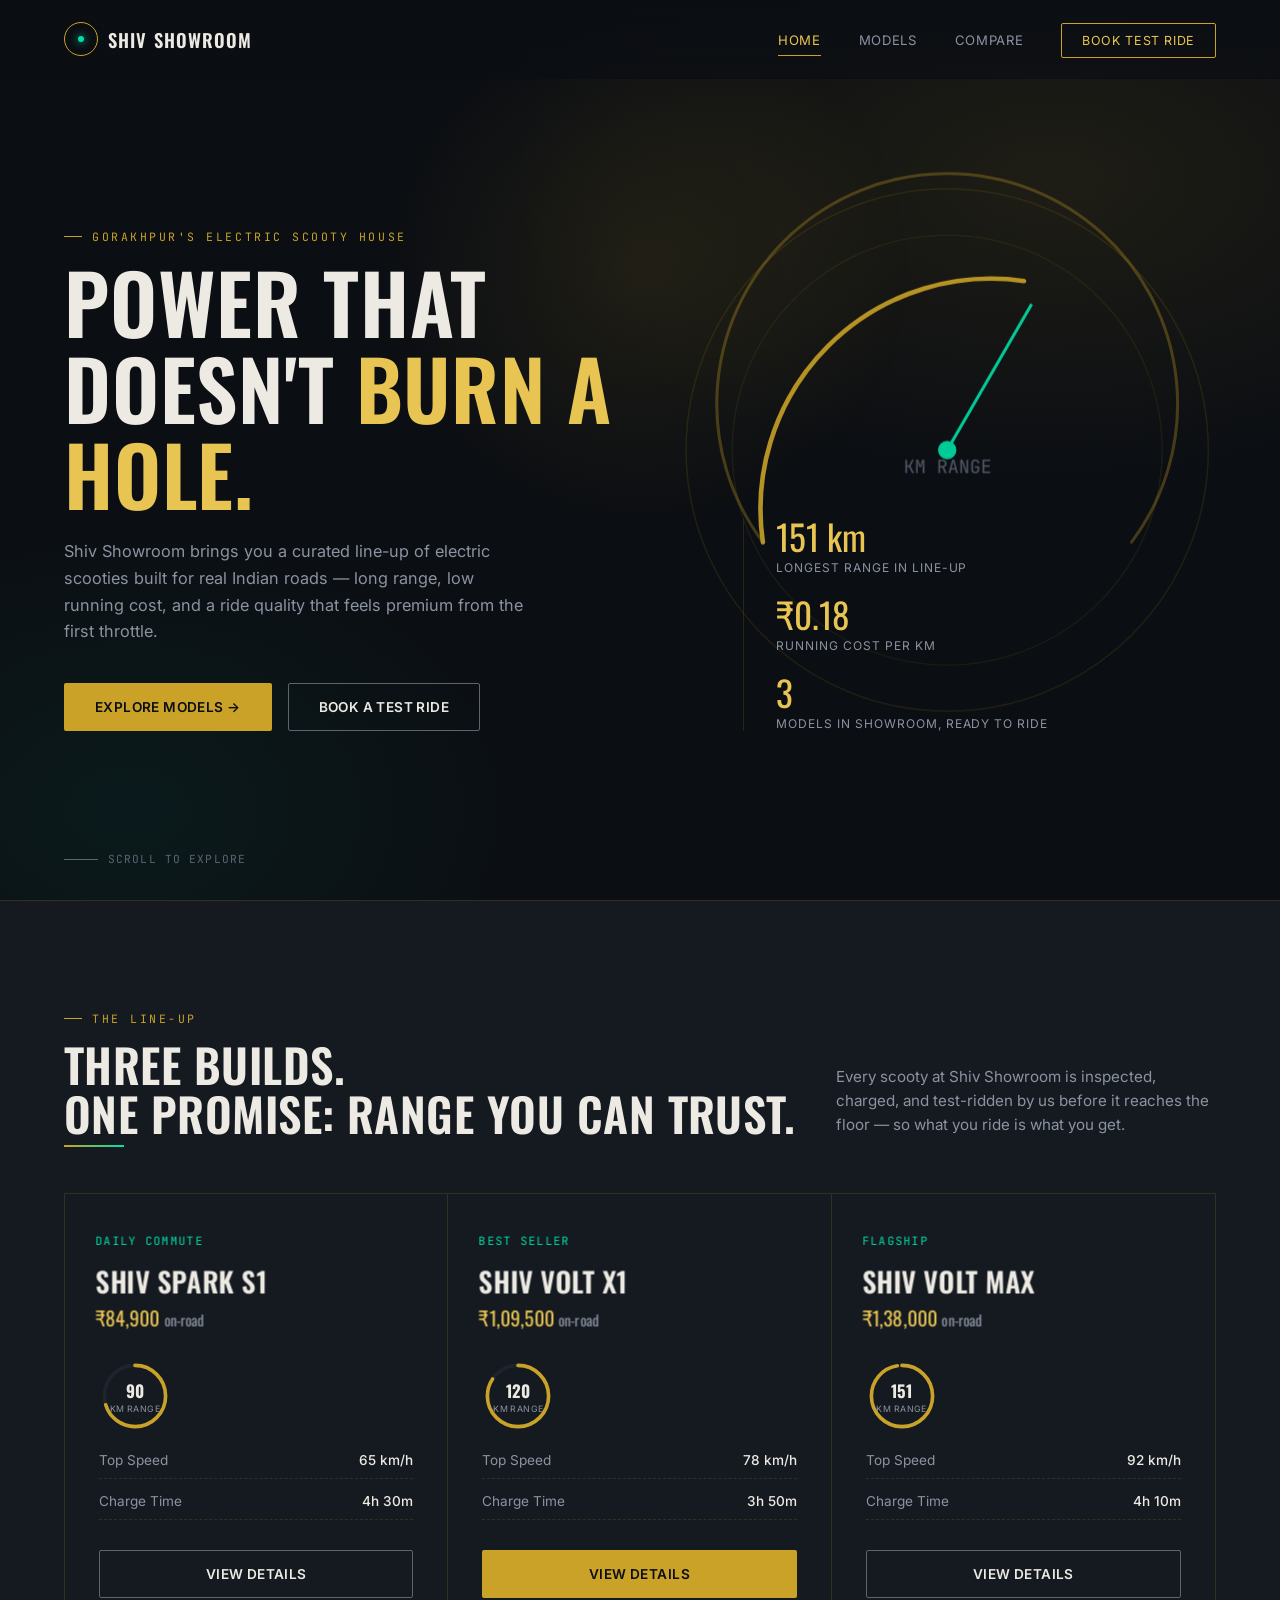
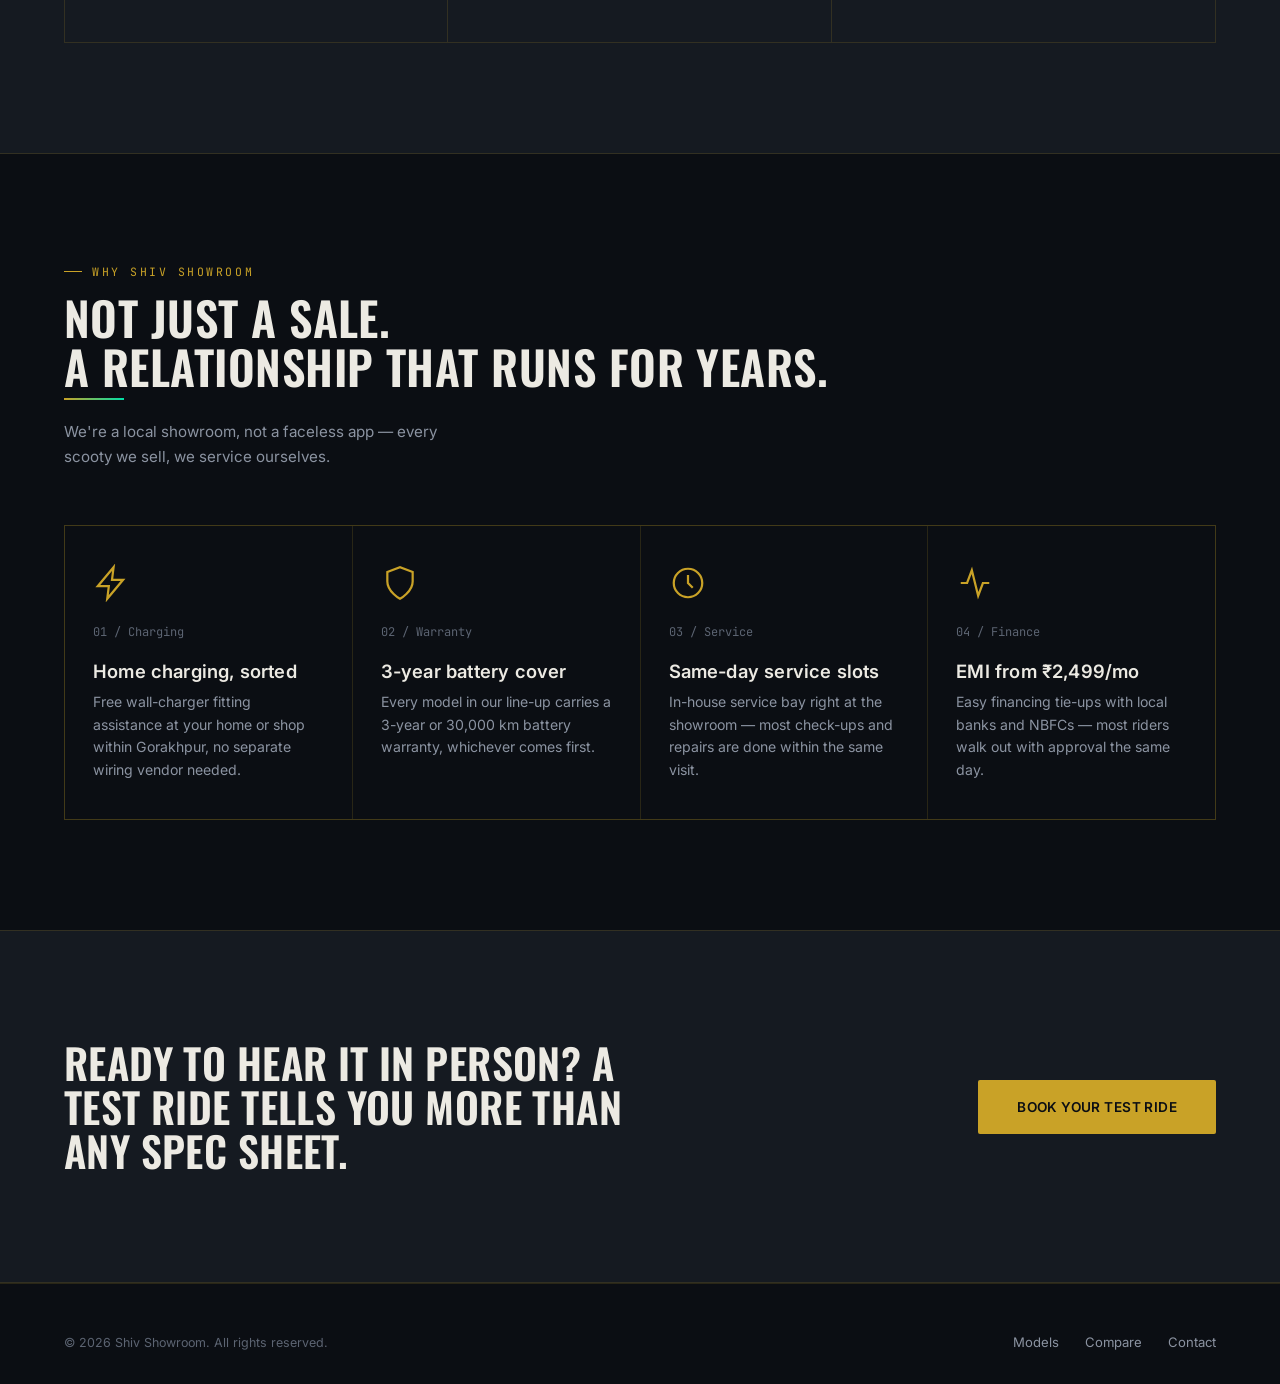
<file: index.html>
<!DOCTYPE html>
<html lang="en">
<head>
<meta charset="UTF-8">
<meta name="viewport" content="width=device-width, initial-scale=1.0">
<title>Shiv Showroom — Electric Scooty Showroom, Gorakhpur</title>
<meta name="description" content="Shiv Showroom, Gorakhpur — premium electric scooties with long range, 3-year battery warranty, and same-day service. Book your test ride today.">
<link rel="preconnect" href="https://fonts.googleapis.com">
<link rel="preconnect" href="https://fonts.gstatic.com" crossorigin>
<link href="https://fonts.googleapis.com/css2?family=Oswald:wght@400;500;600;700&family=Inter:wght@400;500;600;700&family=JetBrains+Mono:wght@400;500&display=swap" rel="stylesheet">
<link rel="stylesheet" href="styles.css">
</head>
<body>

<header>
  <a href="index.html" class="logo"><span class="logo-mark"></span> Shiv Showroom</a>
  <nav><ul>
    <li><a href="index.html">Home</a></li>
    <li><a href="models.html">Models</a></li>
    <li><a href="compare.html">Compare</a></li>
    <li><a href="contact.html" class="nav-cta">Book Test Ride</a></li>
  </ul></nav>
  <button class="burger" aria-label="Menu">☰</button>
</header>

<!-- ================= HERO ================= -->
<section class="hero" style="min-height:100vh;display:flex;flex-direction:column;justify-content:center;padding:140px 5vw 80px;position:relative;background:radial-gradient(ellipse 900px 500px at 82% 20%, rgba(201,162,39,0.10), transparent 60%), radial-gradient(ellipse 700px 500px at 10% 90%, rgba(0,224,168,0.06), transparent 60%);overflow:hidden;">
  <div class="particle-field"></div>
  <div class="spotlight"></div>
  <svg style="position:absolute;right:2vw;top:50%;transform:translateY(-50%);width:min(48vw,620px);opacity:0.9;pointer-events:none;" viewBox="0 0 400 400" fill="none">
    <circle cx="200" cy="200" r="170" stroke="rgba(201,162,39,0.14)" stroke-width="1"/>
    <circle cx="200" cy="200" r="140" stroke="rgba(201,162,39,0.10)" stroke-width="1"/>
    <path d="M 80 260 A 150 150 0 1 1 320 260" stroke="rgba(201,162,39,0.35)" stroke-width="2" fill="none" stroke-linecap="round"/>
    <path class="gauge-arc-fg" d="M 80 260 A 150 150 0 0 1 250 90" stroke="#C9A227" stroke-width="3" fill="none" stroke-linecap="round"/>
    <g class="gauge-needle">
      <circle cx="200" cy="200" r="6" fill="#00E0A8"/>
      <line x1="200" y1="200" x2="255" y2="105" stroke="#00E0A8" stroke-width="2"/>
    </g>
    <text x="200" y="215" text-anchor="middle" fill="#5C6472" font-family="JetBrains Mono" font-size="12">KM RANGE</text>
  </svg>

  <div style="display:grid;grid-template-columns:1.15fr 0.85fr;gap:40px;align-items:end;position:relative;z-index:2;" class="hero-grid">
    <div>
      <div class="eyebrow">Gorakhpur's Electric Scooty House</div>
      <h1 style="font-size:clamp(2.8rem,6.4vw,5.6rem);color:var(--text);">
        <span class="word-reveal"><span style="animation-delay:.05s">Power</span></span> <span class="word-reveal"><span style="animation-delay:.13s">that</span></span><br>
        <span class="word-reveal"><span style="animation-delay:.21s">doesn't</span></span> <span class="word-reveal"><span style="animation-delay:.29s;color:var(--gold-bright)">burn</span></span> <span class="word-reveal"><span style="animation-delay:.37s;color:var(--gold-bright)">a</span></span> <span class="word-reveal"><span style="animation-delay:.45s;color:var(--gold-bright)">hole.</span></span>
      </h1>
      <p style="max-width:460px;color:var(--muted);font-size:1.02rem;line-height:1.65;margin-top:22px;">Shiv Showroom brings you a curated line-up of electric scooties built for real Indian roads — long range, low running cost, and a ride quality that feels premium from the first throttle.</p>
      <div style="display:flex;gap:16px;margin-top:38px;flex-wrap:wrap;">
        <a href="models.html" class="btn btn-primary">Explore Models →</a>
        <a href="contact.html" class="btn btn-ghost">Book a Test Ride</a>
      </div>
    </div>
    <div style="display:flex;flex-direction:column;gap:22px;border-left:1px solid var(--line);padding-left:32px;" class="hero-stats">
      <div>
        <div style="font-family:'Oswald',sans-serif;font-size:2.2rem;color:var(--gold-bright);line-height:1;">151 km</div>
        <div style="font-size:0.75rem;color:var(--muted);text-transform:uppercase;letter-spacing:0.08em;margin-top:6px;">Longest range in line-up</div>
      </div>
      <div>
        <div style="font-family:'Oswald',sans-serif;font-size:2.2rem;color:var(--gold-bright);line-height:1;">₹0.18</div>
        <div style="font-size:0.75rem;color:var(--muted);text-transform:uppercase;letter-spacing:0.08em;margin-top:6px;">Running cost per km</div>
      </div>
      <div>
        <div style="font-family:'Oswald',sans-serif;font-size:2.2rem;color:var(--gold-bright);line-height:1;">3</div>
        <div style="font-size:0.75rem;color:var(--muted);text-transform:uppercase;letter-spacing:0.08em;margin-top:6px;">Models in showroom, ready to ride</div>
      </div>
    </div>
  </div>

  <div style="position:absolute;bottom:34px;left:5vw;display:flex;align-items:center;gap:10px;font-family:'JetBrains Mono',monospace;font-size:0.7rem;color:var(--muted-2);letter-spacing:0.1em;text-transform:uppercase;">
    <div style="width:34px;height:1px;background:var(--muted-2);"></div> Scroll to explore
  </div>
</section>

<!-- ================= FEATURED MODELS ================= -->
<section class="models" id="models">
  <div class="section-head">
    <div>
      <div class="eyebrow">The Line-Up</div>
      <h2>Three builds.<br>One promise: range you can trust.</h2>
    </div>
    <p>Every scooty at Shiv Showroom is inspected, charged, and test-ridden by us before it reaches the floor — so what you ride is what you get.</p>
  </div>

  <div class="model-grid">
    <div class="model-card">
      <span class="model-tag">Daily Commute</span>
      <h3>Shiv Spark S1</h3>
      <div class="price">₹84,900 <span style="color:var(--muted);font-size:0.9rem;">on-road</span></div>
      <div class="range-ring">
        <svg viewBox="0 0 80 80">
          <circle class="bg" cx="40" cy="40" r="34"></circle>
          <circle class="fg" cx="40" cy="40" r="34" stroke-dasharray="214" stroke-dashoffset="64"></circle>
        </svg>
        <div class="val"><b>90</b><small>KM RANGE</small></div>
      </div>
      <div class="model-specs">
        <div class="spec-row"><span>Top Speed</span><span>65 km/h</span></div>
        <div class="spec-row"><span>Charge Time</span><span>4h 30m</span></div>
      </div>
      <a href="models.html" class="btn btn-ghost">View Details</a>
    </div>

    <div class="model-card">
      <span class="model-tag">Best Seller</span>
      <h3>Shiv Volt X1</h3>
      <div class="price">₹1,09,500 <span style="color:var(--muted);font-size:0.9rem;">on-road</span></div>
      <div class="range-ring">
        <svg viewBox="0 0 80 80">
          <circle class="bg" cx="40" cy="40" r="34"></circle>
          <circle class="fg" cx="40" cy="40" r="34" stroke-dasharray="214" stroke-dashoffset="34"></circle>
        </svg>
        <div class="val"><b>120</b><small>KM RANGE</small></div>
      </div>
      <div class="model-specs">
        <div class="spec-row"><span>Top Speed</span><span>78 km/h</span></div>
        <div class="spec-row"><span>Charge Time</span><span>3h 50m</span></div>
      </div>
      <a href="models.html" class="btn btn-primary">View Details</a>
    </div>

    <div class="model-card">
      <span class="model-tag">Flagship</span>
      <h3>Shiv Volt Max</h3>
      <div class="price">₹1,38,000 <span style="color:var(--muted);font-size:0.9rem;">on-road</span></div>
      <div class="range-ring">
        <svg viewBox="0 0 80 80">
          <circle class="bg" cx="40" cy="40" r="34"></circle>
          <circle class="fg" cx="40" cy="40" r="34" stroke-dasharray="214" stroke-dashoffset="6"></circle>
        </svg>
        <div class="val"><b>151</b><small>KM RANGE</small></div>
      </div>
      <div class="model-specs">
        <div class="spec-row"><span>Top Speed</span><span>92 km/h</span></div>
        <div class="spec-row"><span>Charge Time</span><span>4h 10m</span></div>
      </div>
      <a href="models.html" class="btn btn-ghost">View Details</a>
    </div>
  </div>
</section>

<!-- ================= FEATURES ================= -->
<section id="features">
  <div class="section-head">
    <div>
      <div class="eyebrow">Why Shiv Showroom</div>
      <h2>Not just a sale.<br>A relationship that runs for years.</h2>
    </div>
    <p>We're a local showroom, not a faceless app — every scooty we sell, we service ourselves.</p>
  </div>

  <div class="features-grid">
    <div class="feature-cell">
      <svg class="feature-icon" viewBox="0 0 24 24" fill="none" stroke="currentColor" stroke-width="1.4"><path d="M13 2 3 14h7l-1 8 10-12h-7l1-8z"/></svg>
      <div class="fnum">01 / Charging</div>
      <h3>Home charging, sorted</h3>
      <p>Free wall-charger fitting assistance at your home or shop within Gorakhpur, no separate wiring vendor needed.</p>
    </div>
    <div class="feature-cell">
      <svg class="feature-icon" viewBox="0 0 24 24" fill="none" stroke="currentColor" stroke-width="1.4"><path d="M12 22s8-4.5 8-11V5l-8-3-8 3v6c0 6.5 8 11 8 11z"/></svg>
      <div class="fnum">02 / Warranty</div>
      <h3>3-year battery cover</h3>
      <p>Every model in our line-up carries a 3-year or 30,000 km battery warranty, whichever comes first.</p>
    </div>
    <div class="feature-cell">
      <svg class="feature-icon" viewBox="0 0 24 24" fill="none" stroke="currentColor" stroke-width="1.4"><circle cx="12" cy="12" r="9"/><path d="M12 7v5l3 3"/></svg>
      <div class="fnum">03 / Service</div>
      <h3>Same-day service slots</h3>
      <p>In-house service bay right at the showroom — most check-ups and repairs are done within the same visit.</p>
    </div>
    <div class="feature-cell">
      <svg class="feature-icon" viewBox="0 0 24 24" fill="none" stroke="currentColor" stroke-width="1.4"><path d="M3 12h4l3-8 4 16 3-8h4"/></svg>
      <div class="fnum">04 / Finance</div>
      <h3>EMI from ₹2,499/mo</h3>
      <p>Easy financing tie-ups with local banks and NBFCs — most riders walk out with approval the same day.</p>
    </div>
  </div>
</section>

<!-- ================= CTA BAND ================= -->
<section class="cta-band">
  <h2>Ready to hear it in person? A test ride tells you more than any spec sheet.</h2>
  <a href="contact.html" class="btn btn-primary">Book Your Test Ride</a>
</section>

<footer>
  <div class="fnote">© 2026 Shiv Showroom. All rights reserved.</div>
  <div class="flinks">
    <a href="models.html">Models</a>
    <a href="compare.html">Compare</a>
    <a href="contact.html">Contact</a>
  </div>
</footer>

<script src="script.js"></script>
</body>
</html>
</file>
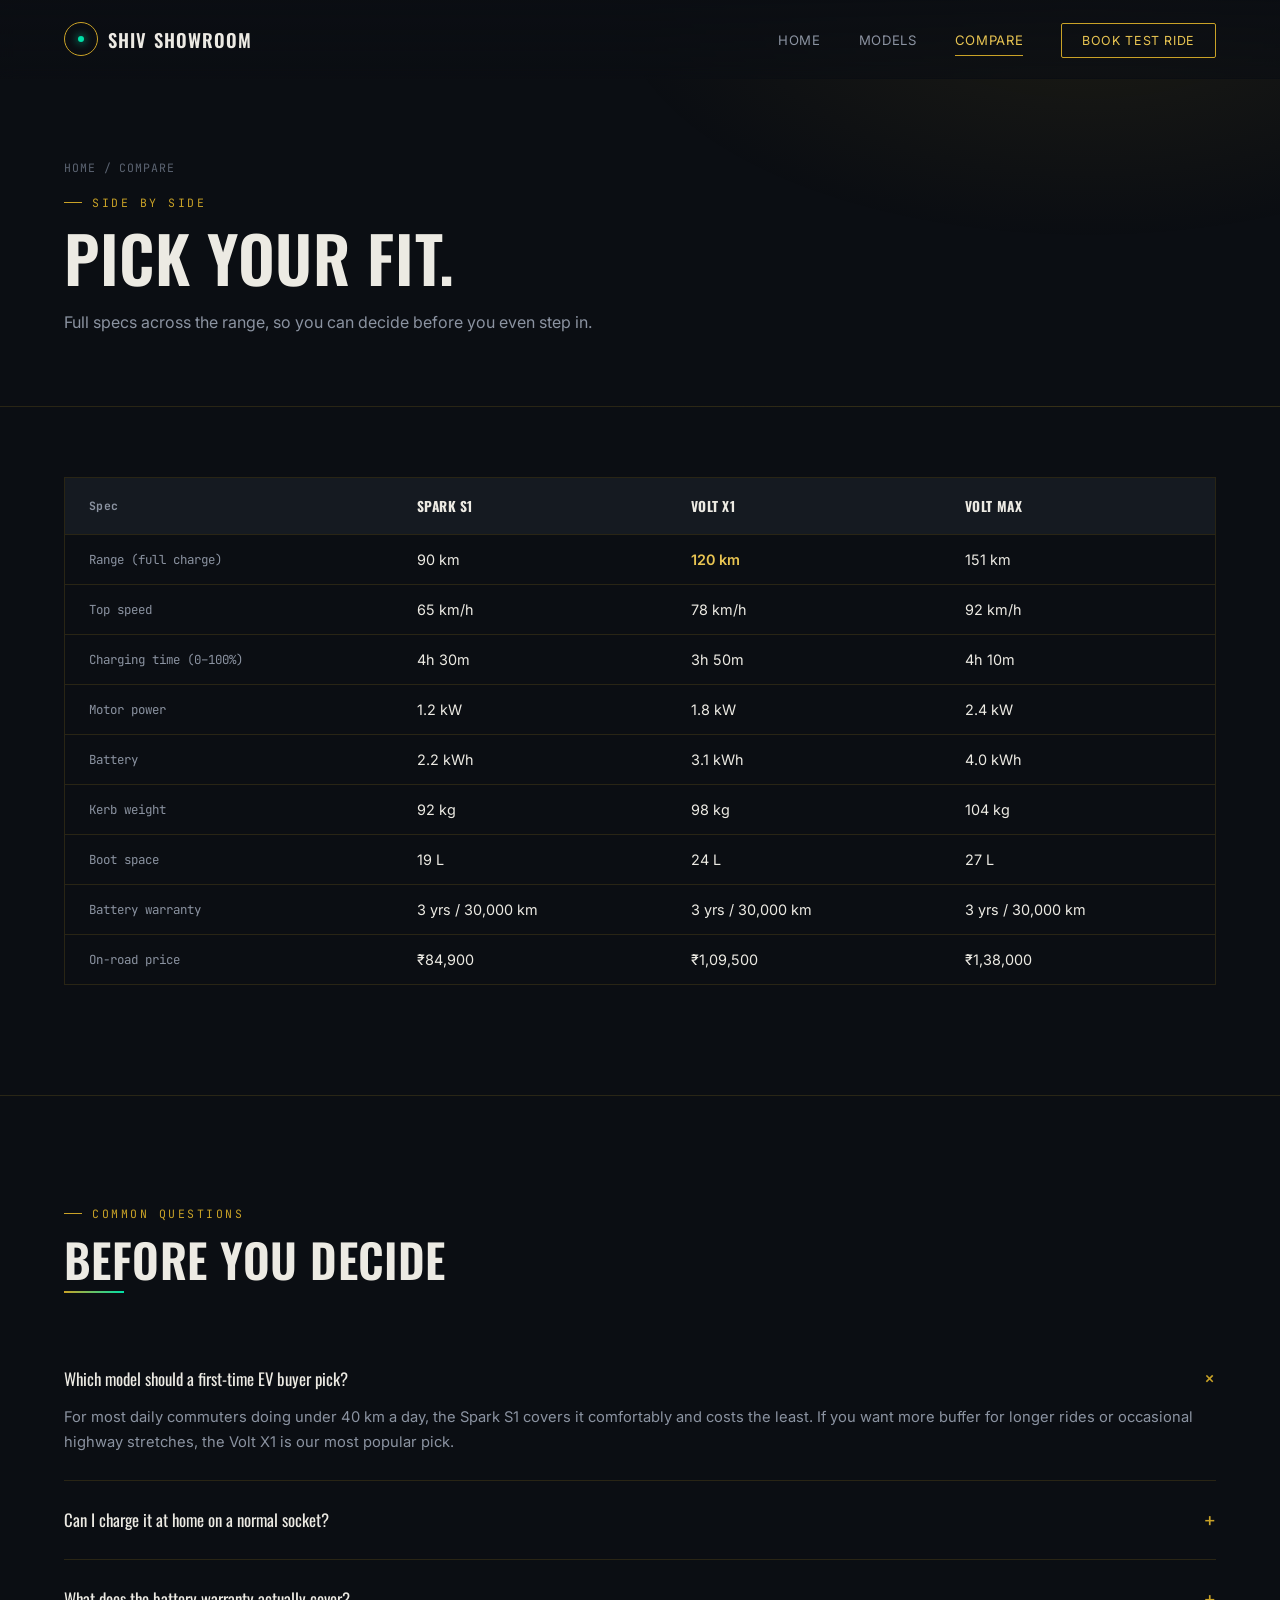
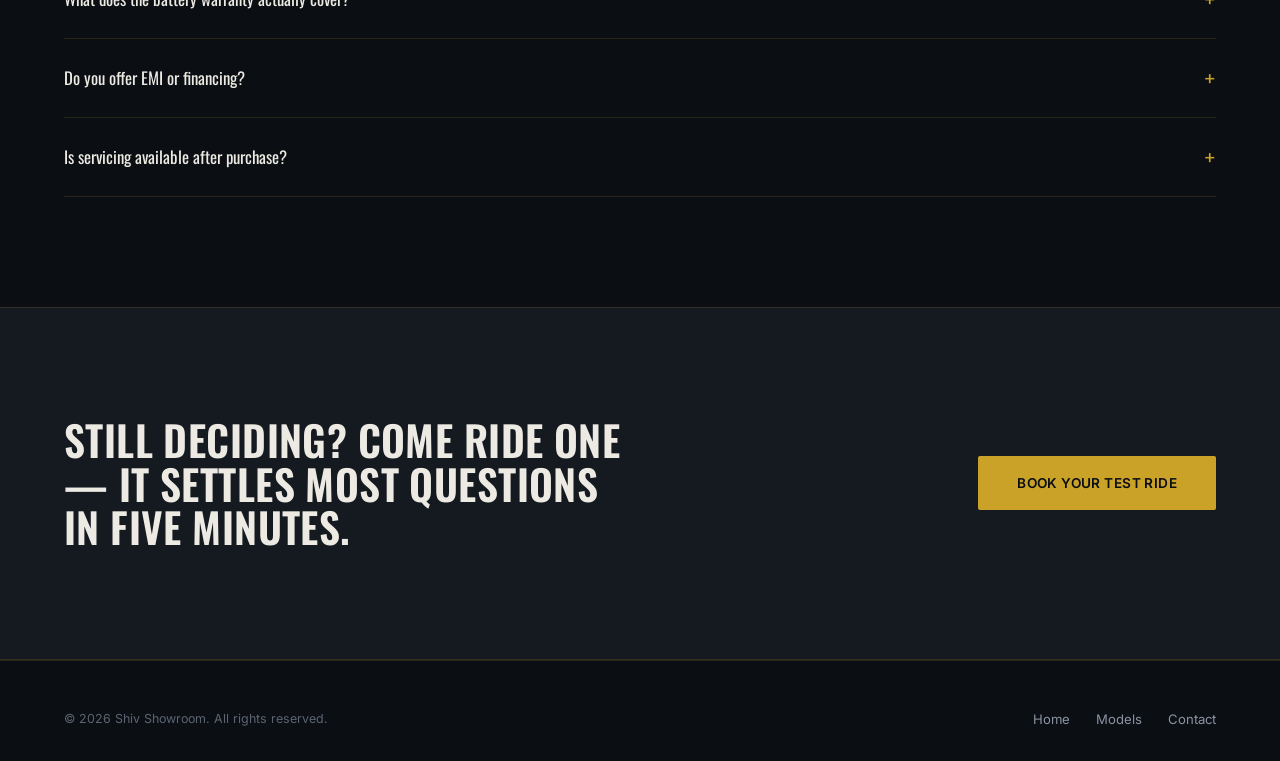
<file: compare.html>
<!DOCTYPE html>
<html lang="en">
<head>
<meta charset="UTF-8">
<meta name="viewport" content="width=device-width, initial-scale=1.0">
<title>Compare Models — Shiv Showroom</title>
<meta name="description" content="Side-by-side spec comparison of Shiv Showroom's electric scooty line-up: Spark S1, Volt X1, and Volt Max.">
<link rel="preconnect" href="https://fonts.googleapis.com">
<link rel="preconnect" href="https://fonts.gstatic.com" crossorigin>
<link href="https://fonts.googleapis.com/css2?family=Oswald:wght@400;500;600;700&family=Inter:wght@400;500;600;700&family=JetBrains+Mono:wght@400;500&display=swap" rel="stylesheet">
<link rel="stylesheet" href="styles.css">
</head>
<body>

<header>
  <a href="index.html" class="logo"><span class="logo-mark"></span> Shiv Showroom</a>
  <nav><ul>
    <li><a href="index.html">Home</a></li>
    <li><a href="models.html">Models</a></li>
    <li><a href="compare.html">Compare</a></li>
    <li><a href="contact.html" class="nav-cta">Book Test Ride</a></li>
  </ul></nav>
  <button class="burger" aria-label="Menu">☰</button>
</header>

<section class="page-hero">
  <div class="breadcrumb"><a href="index.html">Home</a> / Compare</div>
  <div class="eyebrow">Side by Side</div>
  <h1>Pick your fit.</h1>
  <p>Full specs across the range, so you can decide before you even step in.</p>
</section>

<section id="compare" style="padding-top:70px;">
  <div class="compare-wrap">
    <table>
      <thead>
        <tr>
          <th>Spec</th>
          <th>Spark S1</th>
          <th>Volt X1</th>
          <th>Volt Max</th>
        </tr>
      </thead>
      <tbody>
        <tr><td>Range (full charge)</td><td>90 km</td><td class="highlight-col">120 km</td><td>151 km</td></tr>
        <tr><td>Top speed</td><td>65 km/h</td><td>78 km/h</td><td>92 km/h</td></tr>
        <tr><td>Charging time (0–100%)</td><td>4h 30m</td><td>3h 50m</td><td>4h 10m</td></tr>
        <tr><td>Motor power</td><td>1.2 kW</td><td>1.8 kW</td><td>2.4 kW</td></tr>
        <tr><td>Battery</td><td>2.2 kWh</td><td>3.1 kWh</td><td>4.0 kWh</td></tr>
        <tr><td>Kerb weight</td><td>92 kg</td><td>98 kg</td><td>104 kg</td></tr>
        <tr><td>Boot space</td><td>19 L</td><td>24 L</td><td>27 L</td></tr>
        <tr><td>Battery warranty</td><td>3 yrs / 30,000 km</td><td>3 yrs / 30,000 km</td><td>3 yrs / 30,000 km</td></tr>
        <tr><td>On-road price</td><td>₹84,900</td><td>₹1,09,500</td><td>₹1,38,000</td></tr>
      </tbody>
    </table>
  </div>
</section>

<section id="faq" style="border-top:1px solid var(--line);">
  <div class="section-head">
    <div>
      <div class="eyebrow">Common Questions</div>
      <h2>Before you decide</h2>
    </div>
  </div>

  <div class="faq-list">
    <div class="faq-item open">
      <div class="faq-q">Which model should a first-time EV buyer pick?<span class="plus">+</span></div>
      <div class="faq-a">For most daily commuters doing under 40 km a day, the Spark S1 covers it comfortably and costs the least. If you want more buffer for longer rides or occasional highway stretches, the Volt X1 is our most popular pick.</div>
    </div>
    <div class="faq-item">
      <div class="faq-q">Can I charge it at home on a normal socket?<span class="plus">+</span></div>
      <div class="faq-a">Yes — every model comes with a standard charger that works on a regular 15A home socket. We also help with wall-charger installation at no extra cost within Gorakhpur.</div>
    </div>
    <div class="faq-item">
      <div class="faq-q">What does the battery warranty actually cover?<span class="plus">+</span></div>
      <div class="faq-a">3 years or 30,000 km, whichever comes first — covers battery capacity drop beyond the manufacturer's stated threshold. Full terms are shared at the time of purchase.</div>
    </div>
    <div class="faq-item">
      <div class="faq-q">Do you offer EMI or financing?<span class="plus">+</span></div>
      <div class="faq-a">Yes, we work with local banks and NBFCs for on-the-spot financing. EMIs typically start around ₹2,499/month depending on the model and down payment.</div>
    </div>
    <div class="faq-item">
      <div class="faq-q">Is servicing available after purchase?<span class="plus">+</span></div>
      <div class="faq-a">Our in-house service bay at the showroom handles routine check-ups and repairs, usually within the same visit.</div>
    </div>
  </div>
</section>

<section class="cta-band">
  <h2>Still deciding? Come ride one — it settles most questions in five minutes.</h2>
  <a href="contact.html" class="btn btn-primary">Book Your Test Ride</a>
</section>

<footer>
  <div class="fnote">© 2026 Shiv Showroom. All rights reserved.</div>
  <div class="flinks">
    <a href="index.html">Home</a>
    <a href="models.html">Models</a>
    <a href="contact.html">Contact</a>
  </div>
</footer>

<script src="script.js"></script>
</body>
</html>
</file>
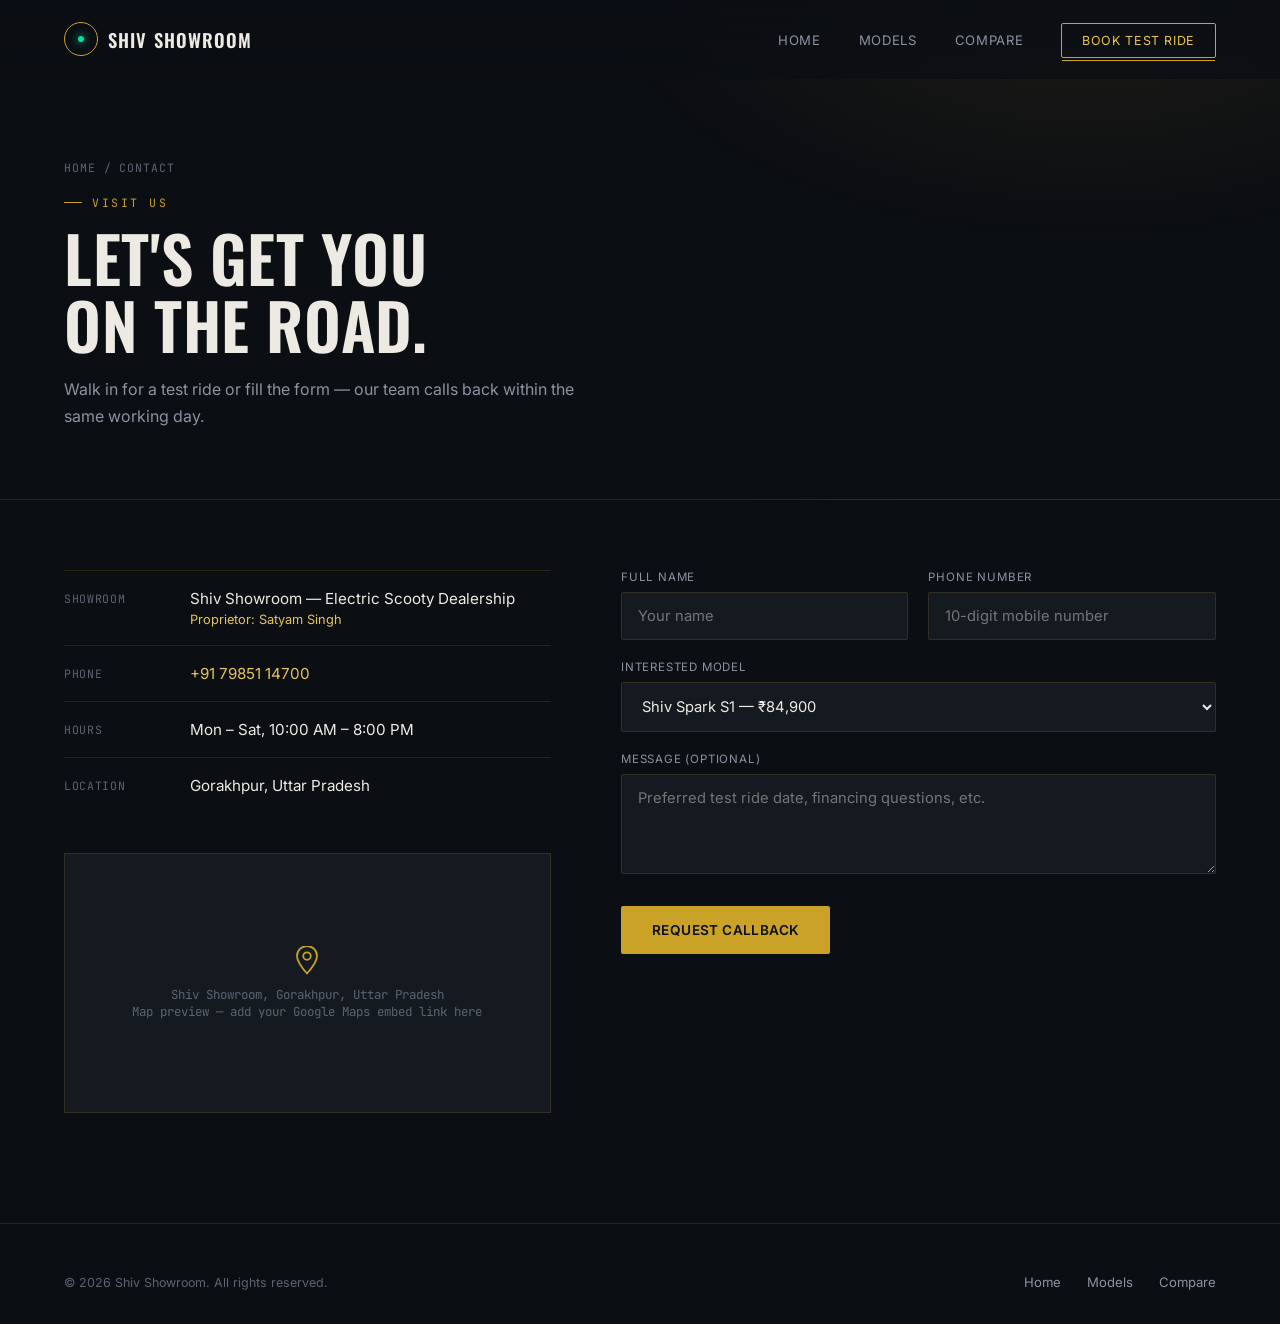
<file: contact.html>
<!DOCTYPE html>
<html lang="en">
<head>
<meta charset="UTF-8">
<meta name="viewport" content="width=device-width, initial-scale=1.0">
<title>Contact & Book Test Ride — Shiv Showroom</title>
<meta name="description" content="Visit Shiv Showroom in Gorakhpur or book a test ride online. Call +91 79851 14700.">
<link rel="preconnect" href="https://fonts.googleapis.com">
<link rel="preconnect" href="https://fonts.gstatic.com" crossorigin>
<link href="https://fonts.googleapis.com/css2?family=Oswald:wght@400;500;600;700&family=Inter:wght@400;500;600;700&family=JetBrains+Mono:wght@400;500&display=swap" rel="stylesheet">
<link rel="stylesheet" href="styles.css">
</head>
<body>

<header>
  <a href="index.html" class="logo"><span class="logo-mark"></span> Shiv Showroom</a>
  <nav><ul>
    <li><a href="index.html">Home</a></li>
    <li><a href="models.html">Models</a></li>
    <li><a href="compare.html">Compare</a></li>
    <li><a href="contact.html" class="nav-cta">Book Test Ride</a></li>
  </ul></nav>
  <button class="burger" aria-label="Menu">☰</button>
</header>

<section class="page-hero">
  <div class="breadcrumb"><a href="index.html">Home</a> / Contact</div>
  <div class="eyebrow">Visit Us</div>
  <h1>Let's get you<br>on the road.</h1>
  <p>Walk in for a test ride or fill the form — our team calls back within the same working day.</p>
</section>

<section style="padding-top:70px;">
  <div class="contact-grid">
    <div class="contact-info">
      <div class="info-row">
        <div class="k">Showroom</div>
        <div class="v">Shiv Showroom — Electric Scooty Dealership<span class="owner">Proprietor: Satyam Singh</span></div>
      </div>
      <div class="info-row">
        <div class="k">Phone</div>
        <div class="v"><a href="tel:+917985114700">+91 79851 14700</a></div>
      </div>
      <div class="info-row">
        <div class="k">Hours</div>
        <div class="v">Mon – Sat, 10:00 AM – 8:00 PM</div>
      </div>
      <div class="info-row">
        <div class="k">Location</div>
        <div class="v">Gorakhpur, Uttar Pradesh</div>
      </div>

      <div class="map-box">
        <svg width="30" height="30" viewBox="0 0 24 24" fill="none" stroke="#C9A227" stroke-width="1.4"><path d="M12 22s8-9 8-14a8 8 0 1 0-16 0c0 5 8 14 8 14z"/><circle cx="12" cy="8" r="3"/></svg>
        Shiv Showroom, Gorakhpur, Uttar Pradesh<br>Map preview — add your Google Maps embed link here
      </div>
    </div>

    <form id="contactForm">
      <div class="form-row">
        <div>
          <label>Full Name</label>
          <input type="text" placeholder="Your name" required>
        </div>
        <div>
          <label>Phone Number</label>
          <input type="tel" placeholder="10-digit mobile number" required>
        </div>
      </div>
      <div>
        <label>Interested Model</label>
        <select>
          <option>Shiv Spark S1 — ₹84,900</option>
          <option>Shiv Volt X1 — ₹1,09,500</option>
          <option>Shiv Volt Max — ₹1,38,000</option>
          <option>Not sure — suggest one for me</option>
        </select>
      </div>
      <div>
        <label>Message (optional)</label>
        <textarea placeholder="Preferred test ride date, financing questions, etc."></textarea>
      </div>
      <button type="submit" class="btn btn-primary submit-btn">Request Callback</button>
      <p id="formMsg" style="display:none;color:var(--teal);font-size:0.85rem;">Thanks — our team will call you back shortly.</p>
    </form>
  </div>
</section>

<footer>
  <div class="fnote">© 2026 Shiv Showroom. All rights reserved.</div>
  <div class="flinks">
    <a href="index.html">Home</a>
    <a href="models.html">Models</a>
    <a href="compare.html">Compare</a>
  </div>
</footer>

<script src="script.js"></script>
</body>
</html>
</file>
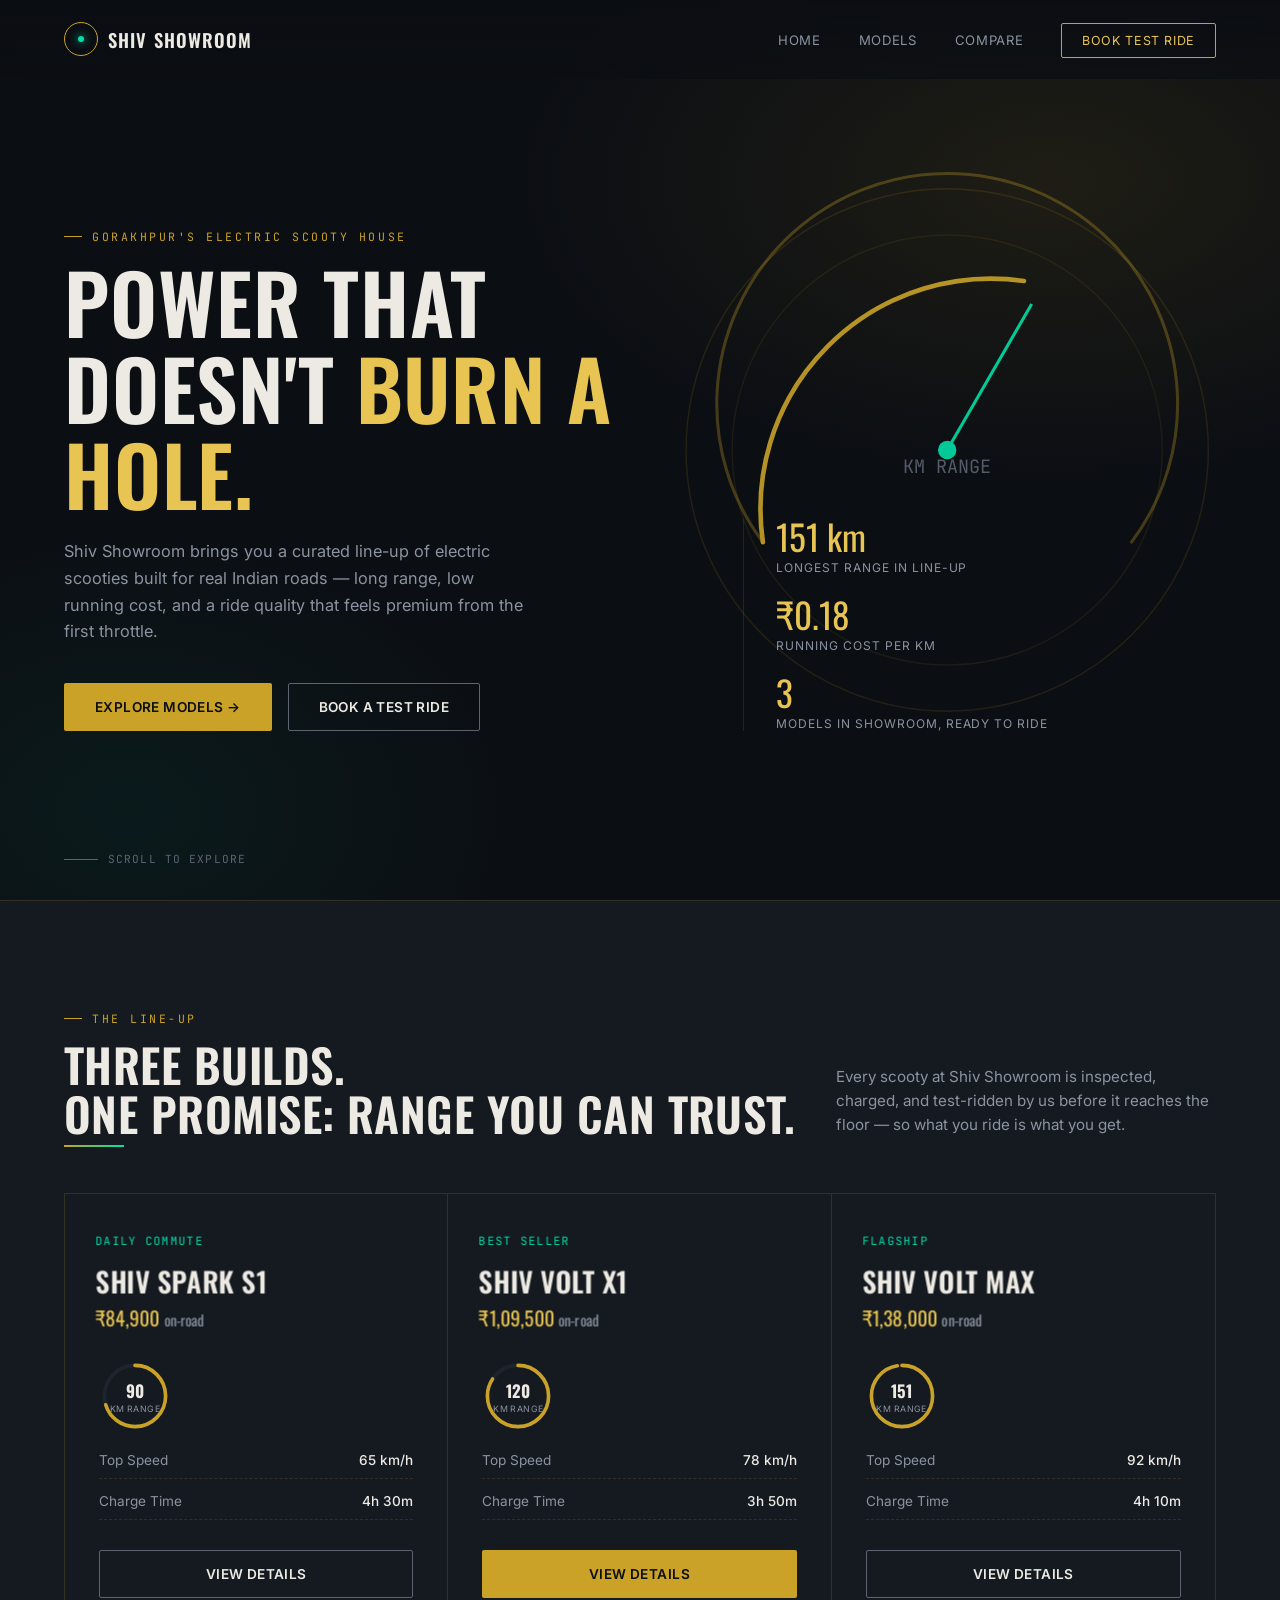
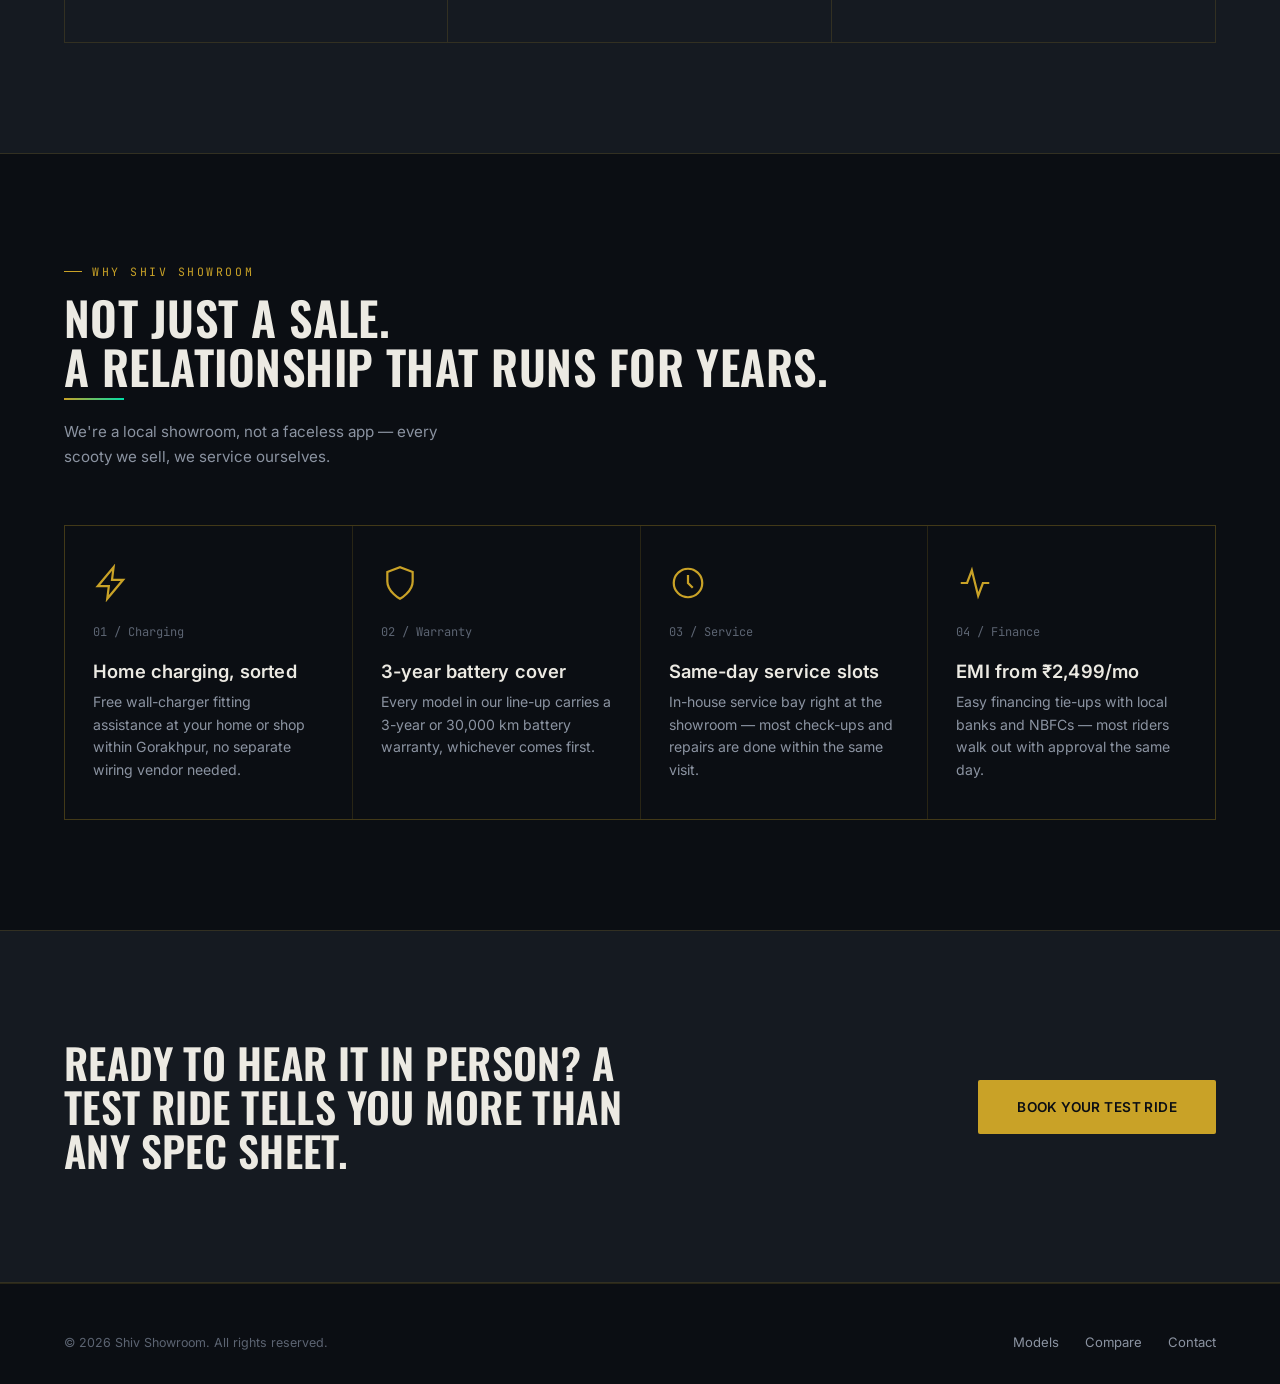
<file: index (1).html>
<!DOCTYPE html>
<html lang="en">
<head>
<meta charset="UTF-8">
<meta name="viewport" content="width=device-width, initial-scale=1.0">
<title>Shiv Showroom — Electric Scooty Showroom, Gorakhpur</title>
<meta name="description" content="Shiv Showroom, Gorakhpur — premium electric scooties with long range, 3-year battery warranty, and same-day service. Book your test ride today.">
<link rel="preconnect" href="https://fonts.googleapis.com">
<link rel="preconnect" href="https://fonts.gstatic.com" crossorigin>
<link href="https://fonts.googleapis.com/css2?family=Oswald:wght@400;500;600;700&family=Inter:wght@400;500;600;700&family=JetBrains+Mono:wght@400;500&display=swap" rel="stylesheet">
<link rel="stylesheet" href="styles.css">
</head>
<body>

<header>
  <a href="index.html" class="logo"><span class="logo-mark"></span> Shiv Showroom</a>
  <nav><ul>
    <li><a href="index.html">Home</a></li>
    <li><a href="models.html">Models</a></li>
    <li><a href="compare.html">Compare</a></li>
    <li><a href="contact.html" class="nav-cta">Book Test Ride</a></li>
  </ul></nav>
  <button class="burger" aria-label="Menu">☰</button>
</header>

<!-- ================= HERO ================= -->
<section class="hero" style="min-height:100vh;display:flex;flex-direction:column;justify-content:center;padding:140px 5vw 80px;position:relative;background:radial-gradient(ellipse 900px 500px at 82% 20%, rgba(201,162,39,0.10), transparent 60%), radial-gradient(ellipse 700px 500px at 10% 90%, rgba(0,224,168,0.06), transparent 60%);">
  <svg style="position:absolute;right:2vw;top:50%;transform:translateY(-50%);width:min(48vw,620px);opacity:0.9;pointer-events:none;" viewBox="0 0 400 400" fill="none">
    <circle cx="200" cy="200" r="170" stroke="rgba(201,162,39,0.14)" stroke-width="1"/>
    <circle cx="200" cy="200" r="140" stroke="rgba(201,162,39,0.10)" stroke-width="1"/>
    <path d="M 80 260 A 150 150 0 1 1 320 260" stroke="rgba(201,162,39,0.35)" stroke-width="2" fill="none" stroke-linecap="round"/>
    <path d="M 80 260 A 150 150 0 0 1 250 90" stroke="#C9A227" stroke-width="3" fill="none" stroke-linecap="round"/>
    <circle cx="200" cy="200" r="6" fill="#00E0A8"/>
    <line x1="200" y1="200" x2="255" y2="105" stroke="#00E0A8" stroke-width="2"/>
    <text x="200" y="215" text-anchor="middle" fill="#5C6472" font-family="JetBrains Mono" font-size="12">KM RANGE</text>
  </svg>

  <div style="display:grid;grid-template-columns:1.15fr 0.85fr;gap:40px;align-items:end;position:relative;z-index:2;" class="hero-grid">
    <div>
      <div class="eyebrow">Gorakhpur's Electric Scooty House</div>
      <h1 style="font-size:clamp(2.8rem,6.4vw,5.6rem);color:var(--text);">Power that<br>doesn't <span style="color:var(--gold-bright);">burn a hole.</span></h1>
      <p style="max-width:460px;color:var(--muted);font-size:1.02rem;line-height:1.65;margin-top:22px;">Shiv Showroom brings you a curated line-up of electric scooties built for real Indian roads — long range, low running cost, and a ride quality that feels premium from the first throttle.</p>
      <div style="display:flex;gap:16px;margin-top:38px;flex-wrap:wrap;">
        <a href="models.html" class="btn btn-primary">Explore Models →</a>
        <a href="contact.html" class="btn btn-ghost">Book a Test Ride</a>
      </div>
    </div>
    <div style="display:flex;flex-direction:column;gap:22px;border-left:1px solid var(--line);padding-left:32px;" class="hero-stats">
      <div>
        <div style="font-family:'Oswald',sans-serif;font-size:2.2rem;color:var(--gold-bright);line-height:1;">151 km</div>
        <div style="font-size:0.75rem;color:var(--muted);text-transform:uppercase;letter-spacing:0.08em;margin-top:6px;">Longest range in line-up</div>
      </div>
      <div>
        <div style="font-family:'Oswald',sans-serif;font-size:2.2rem;color:var(--gold-bright);line-height:1;">₹0.18</div>
        <div style="font-size:0.75rem;color:var(--muted);text-transform:uppercase;letter-spacing:0.08em;margin-top:6px;">Running cost per km</div>
      </div>
      <div>
        <div style="font-family:'Oswald',sans-serif;font-size:2.2rem;color:var(--gold-bright);line-height:1;">3</div>
        <div style="font-size:0.75rem;color:var(--muted);text-transform:uppercase;letter-spacing:0.08em;margin-top:6px;">Models in showroom, ready to ride</div>
      </div>
    </div>
  </div>

  <div style="position:absolute;bottom:34px;left:5vw;display:flex;align-items:center;gap:10px;font-family:'JetBrains Mono',monospace;font-size:0.7rem;color:var(--muted-2);letter-spacing:0.1em;text-transform:uppercase;">
    <div style="width:34px;height:1px;background:var(--muted-2);"></div> Scroll to explore
  </div>
</section>

<!-- ================= FEATURED MODELS ================= -->
<section class="models" id="models">
  <div class="section-head">
    <div>
      <div class="eyebrow">The Line-Up</div>
      <h2>Three builds.<br>One promise: range you can trust.</h2>
    </div>
    <p>Every scooty at Shiv Showroom is inspected, charged, and test-ridden by us before it reaches the floor — so what you ride is what you get.</p>
  </div>

  <div class="model-grid">
    <div class="model-card">
      <span class="model-tag">Daily Commute</span>
      <h3>Shiv Spark S1</h3>
      <div class="price">₹84,900 <span style="color:var(--muted);font-size:0.9rem;">on-road</span></div>
      <div class="range-ring">
        <svg viewBox="0 0 80 80">
          <circle class="bg" cx="40" cy="40" r="34"></circle>
          <circle class="fg" cx="40" cy="40" r="34" stroke-dasharray="214" stroke-dashoffset="64"></circle>
        </svg>
        <div class="val"><b>90</b><small>KM RANGE</small></div>
      </div>
      <div class="model-specs">
        <div class="spec-row"><span>Top Speed</span><span>65 km/h</span></div>
        <div class="spec-row"><span>Charge Time</span><span>4h 30m</span></div>
      </div>
      <a href="models.html" class="btn btn-ghost">View Details</a>
    </div>

    <div class="model-card">
      <span class="model-tag">Best Seller</span>
      <h3>Shiv Volt X1</h3>
      <div class="price">₹1,09,500 <span style="color:var(--muted);font-size:0.9rem;">on-road</span></div>
      <div class="range-ring">
        <svg viewBox="0 0 80 80">
          <circle class="bg" cx="40" cy="40" r="34"></circle>
          <circle class="fg" cx="40" cy="40" r="34" stroke-dasharray="214" stroke-dashoffset="34"></circle>
        </svg>
        <div class="val"><b>120</b><small>KM RANGE</small></div>
      </div>
      <div class="model-specs">
        <div class="spec-row"><span>Top Speed</span><span>78 km/h</span></div>
        <div class="spec-row"><span>Charge Time</span><span>3h 50m</span></div>
      </div>
      <a href="models.html" class="btn btn-primary">View Details</a>
    </div>

    <div class="model-card">
      <span class="model-tag">Flagship</span>
      <h3>Shiv Volt Max</h3>
      <div class="price">₹1,38,000 <span style="color:var(--muted);font-size:0.9rem;">on-road</span></div>
      <div class="range-ring">
        <svg viewBox="0 0 80 80">
          <circle class="bg" cx="40" cy="40" r="34"></circle>
          <circle class="fg" cx="40" cy="40" r="34" stroke-dasharray="214" stroke-dashoffset="6"></circle>
        </svg>
        <div class="val"><b>151</b><small>KM RANGE</small></div>
      </div>
      <div class="model-specs">
        <div class="spec-row"><span>Top Speed</span><span>92 km/h</span></div>
        <div class="spec-row"><span>Charge Time</span><span>4h 10m</span></div>
      </div>
      <a href="models.html" class="btn btn-ghost">View Details</a>
    </div>
  </div>
</section>

<!-- ================= FEATURES ================= -->
<section id="features">
  <div class="section-head">
    <div>
      <div class="eyebrow">Why Shiv Showroom</div>
      <h2>Not just a sale.<br>A relationship that runs for years.</h2>
    </div>
    <p>We're a local showroom, not a faceless app — every scooty we sell, we service ourselves.</p>
  </div>

  <div class="features-grid">
    <div class="feature-cell">
      <svg class="feature-icon" viewBox="0 0 24 24" fill="none" stroke="currentColor" stroke-width="1.4"><path d="M13 2 3 14h7l-1 8 10-12h-7l1-8z"/></svg>
      <div class="fnum">01 / Charging</div>
      <h3>Home charging, sorted</h3>
      <p>Free wall-charger fitting assistance at your home or shop within Gorakhpur, no separate wiring vendor needed.</p>
    </div>
    <div class="feature-cell">
      <svg class="feature-icon" viewBox="0 0 24 24" fill="none" stroke="currentColor" stroke-width="1.4"><path d="M12 22s8-4.5 8-11V5l-8-3-8 3v6c0 6.5 8 11 8 11z"/></svg>
      <div class="fnum">02 / Warranty</div>
      <h3>3-year battery cover</h3>
      <p>Every model in our line-up carries a 3-year or 30,000 km battery warranty, whichever comes first.</p>
    </div>
    <div class="feature-cell">
      <svg class="feature-icon" viewBox="0 0 24 24" fill="none" stroke="currentColor" stroke-width="1.4"><circle cx="12" cy="12" r="9"/><path d="M12 7v5l3 3"/></svg>
      <div class="fnum">03 / Service</div>
      <h3>Same-day service slots</h3>
      <p>In-house service bay right at the showroom — most check-ups and repairs are done within the same visit.</p>
    </div>
    <div class="feature-cell">
      <svg class="feature-icon" viewBox="0 0 24 24" fill="none" stroke="currentColor" stroke-width="1.4"><path d="M3 12h4l3-8 4 16 3-8h4"/></svg>
      <div class="fnum">04 / Finance</div>
      <h3>EMI from ₹2,499/mo</h3>
      <p>Easy financing tie-ups with local banks and NBFCs — most riders walk out with approval the same day.</p>
    </div>
  </div>
</section>

<!-- ================= CTA BAND ================= -->
<section class="cta-band">
  <h2>Ready to hear it in person? A test ride tells you more than any spec sheet.</h2>
  <a href="contact.html" class="btn btn-primary">Book Your Test Ride</a>
</section>

<footer>
  <div class="fnote">© 2026 Shiv Showroom. All rights reserved.</div>
  <div class="flinks">
    <a href="models.html">Models</a>
    <a href="compare.html">Compare</a>
    <a href="contact.html">Contact</a>
  </div>
</footer>

<script src="script.js"></script>
</body>
</html>
</file>
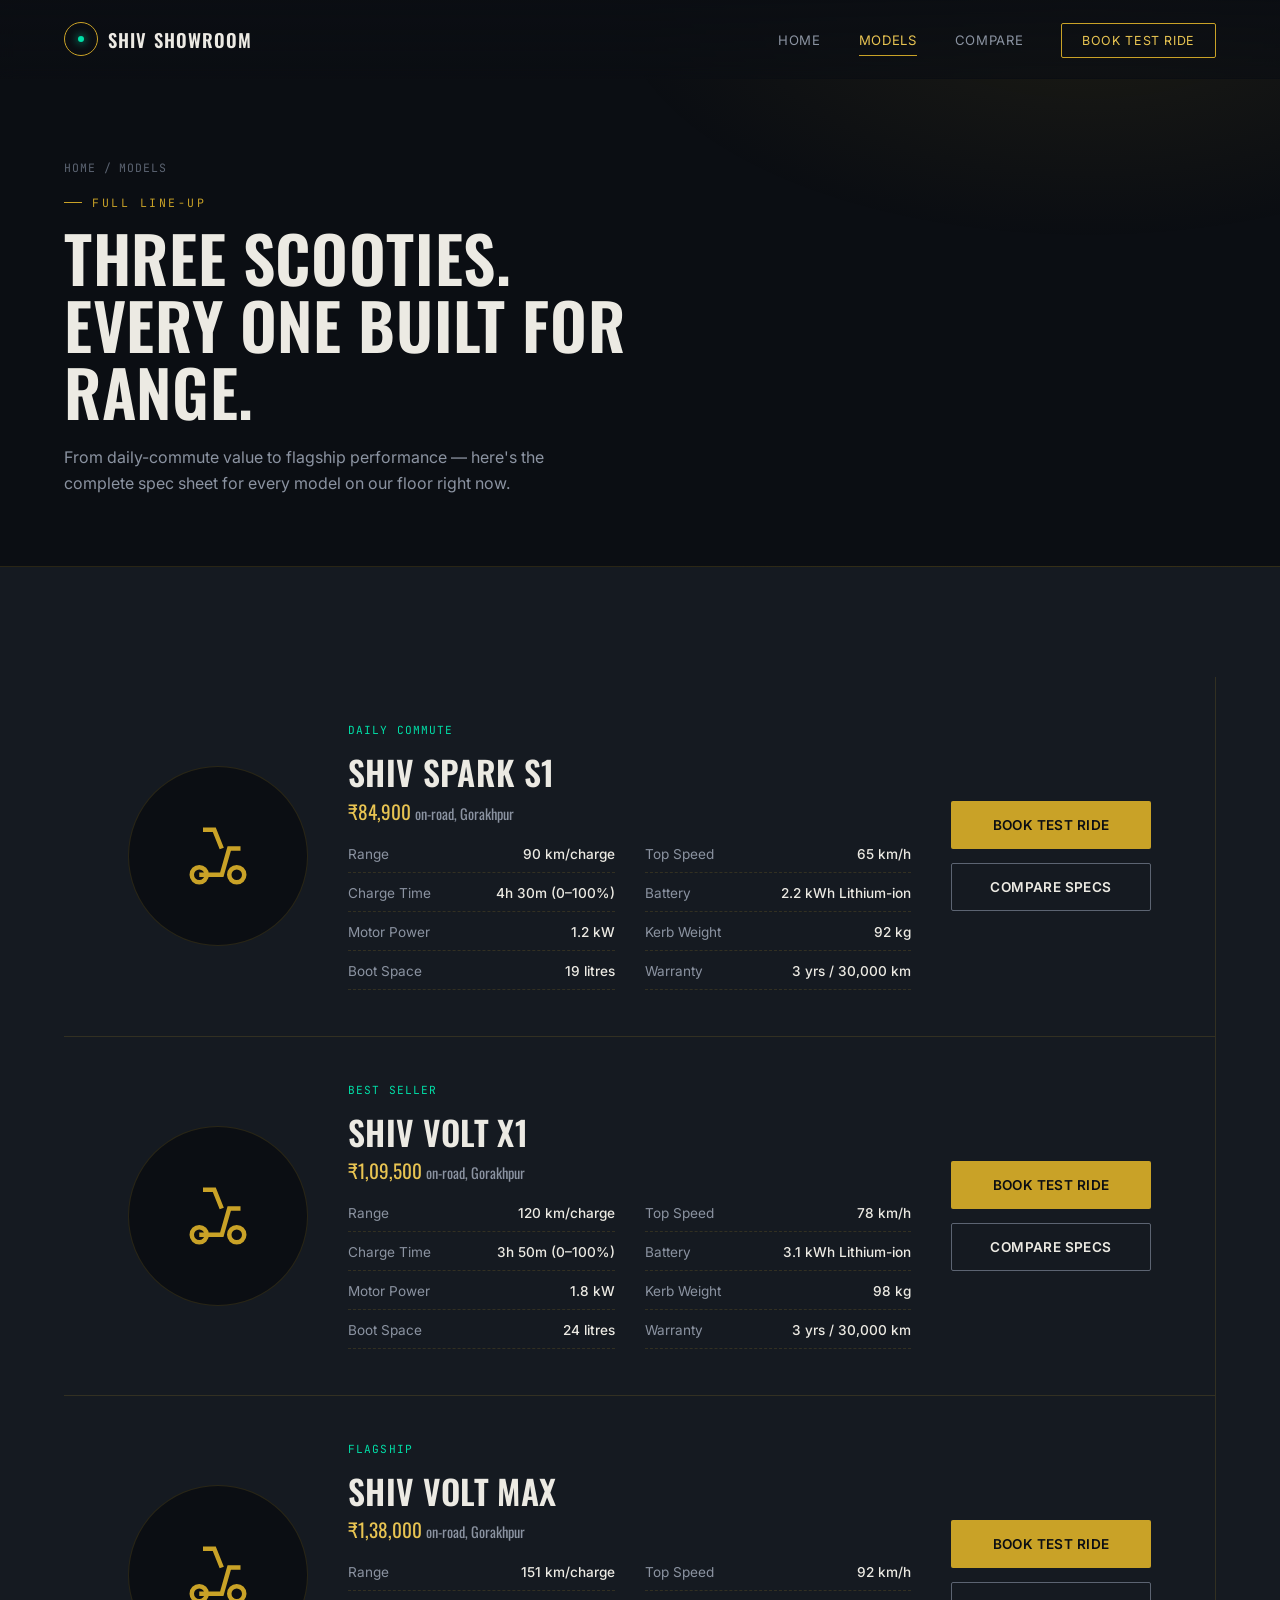
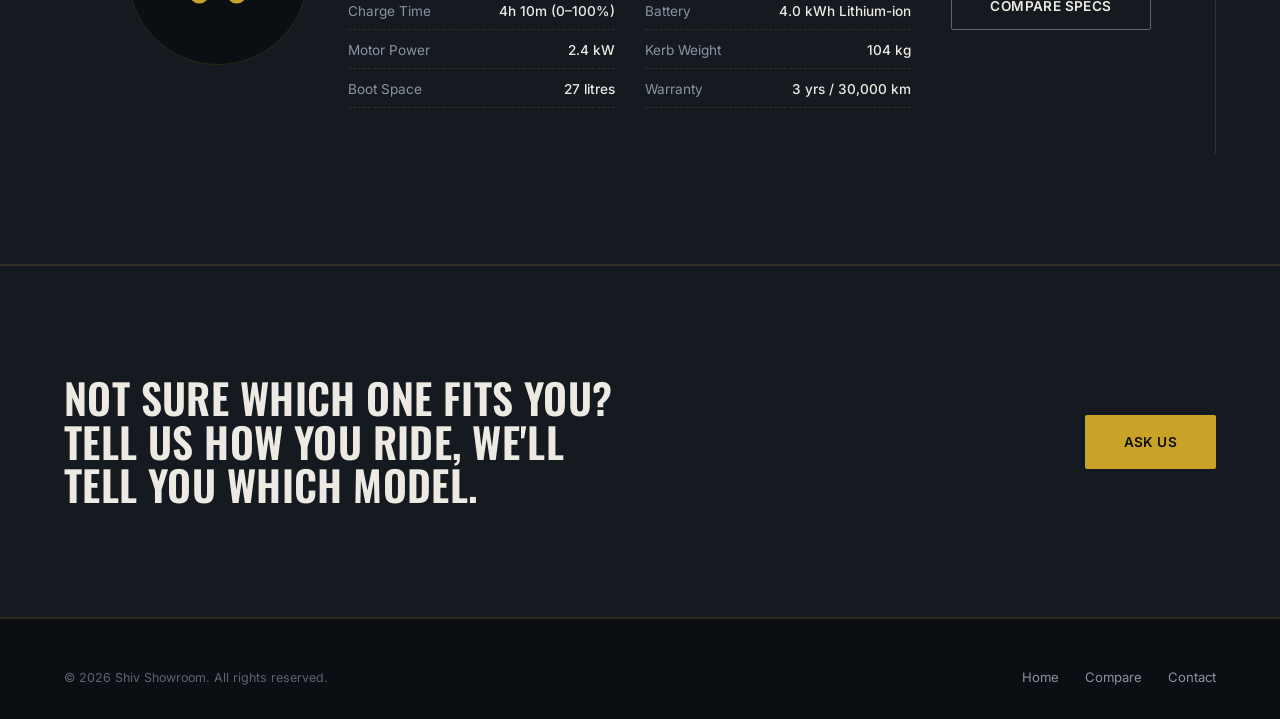
<file: models.html>
<!DOCTYPE html>
<html lang="en">
<head>
<meta charset="UTF-8">
<meta name="viewport" content="width=device-width, initial-scale=1.0">
<title>Models — Shiv Showroom</title>
<meta name="description" content="Browse the full electric scooty line-up at Shiv Showroom, Gorakhpur — Spark S1, Volt X1, and Volt Max with full specs.">
<link rel="preconnect" href="https://fonts.googleapis.com">
<link rel="preconnect" href="https://fonts.gstatic.com" crossorigin>
<link href="https://fonts.googleapis.com/css2?family=Oswald:wght@400;500;600;700&family=Inter:wght@400;500;600;700&family=JetBrains+Mono:wght@400;500&display=swap" rel="stylesheet">
<link rel="stylesheet" href="styles.css">
</head>
<body>

<header>
  <a href="index.html" class="logo"><span class="logo-mark"></span> Shiv Showroom</a>
  <nav><ul>
    <li><a href="index.html">Home</a></li>
    <li><a href="models.html">Models</a></li>
    <li><a href="compare.html">Compare</a></li>
    <li><a href="contact.html" class="nav-cta">Book Test Ride</a></li>
  </ul></nav>
  <button class="burger" aria-label="Menu">☰</button>
</header>

<section class="page-hero">
  <div class="breadcrumb"><a href="index.html">Home</a> / Models</div>
  <div class="eyebrow">Full Line-Up</div>
  <h1>Three scooties.<br>Every one built for range.</h1>
  <p>From daily-commute value to flagship performance — here's the complete spec sheet for every model on our floor right now.</p>
</section>

<section class="models" style="border-top:none;">
  <div class="model-grid full">

    <div class="model-card full-row">
      <div class="model-gallery">
        <svg width="90" height="90" viewBox="0 0 24 24" fill="none" stroke="#C9A227" stroke-width="1.2"><path d="M5 17a2 2 0 1 0 4 0 2 2 0 0 0-4 0zM15 17a2 2 0 1 0 4 0 2 2 0 0 0-4 0zM7 17h6l2-7h3M13 10l-2-5H8"/></svg>
      </div>
      <div>
        <span class="model-tag">Daily Commute</span>
        <h3 style="font-size:2.1rem;margin-bottom:6px;">Shiv Spark S1</h3>
        <div class="price" style="margin-bottom:20px;">₹84,900 <span style="color:var(--muted);font-size:0.9rem;">on-road, Gorakhpur</span></div>
        <div class="model-specs">
          <div class="spec-row"><span>Range</span><span>90 km/charge</span></div>
          <div class="spec-row"><span>Top Speed</span><span>65 km/h</span></div>
          <div class="spec-row"><span>Charge Time</span><span>4h 30m (0–100%)</span></div>
          <div class="spec-row"><span>Battery</span><span>2.2 kWh Lithium-ion</span></div>
          <div class="spec-row"><span>Motor Power</span><span>1.2 kW</span></div>
          <div class="spec-row"><span>Kerb Weight</span><span>92 kg</span></div>
          <div class="spec-row"><span>Boot Space</span><span>19 litres</span></div>
          <div class="spec-row"><span>Warranty</span><span>3 yrs / 30,000 km</span></div>
        </div>
      </div>
      <div class="cta-col">
        <a href="contact.html" class="btn btn-primary">Book Test Ride</a>
        <a href="compare.html" class="btn btn-ghost">Compare Specs</a>
      </div>
    </div>

    <div class="model-card full-row">
      <div class="model-gallery">
        <svg width="90" height="90" viewBox="0 0 24 24" fill="none" stroke="#C9A227" stroke-width="1.2"><path d="M5 17a2 2 0 1 0 4 0 2 2 0 0 0-4 0zM15 17a2 2 0 1 0 4 0 2 2 0 0 0-4 0zM7 17h6l2-7h3M13 10l-2-5H8"/></svg>
      </div>
      <div>
        <span class="model-tag">Best Seller</span>
        <h3 style="font-size:2.1rem;margin-bottom:6px;">Shiv Volt X1</h3>
        <div class="price" style="margin-bottom:20px;">₹1,09,500 <span style="color:var(--muted);font-size:0.9rem;">on-road, Gorakhpur</span></div>
        <div class="model-specs">
          <div class="spec-row"><span>Range</span><span class="highlight-col">120 km/charge</span></div>
          <div class="spec-row"><span>Top Speed</span><span>78 km/h</span></div>
          <div class="spec-row"><span>Charge Time</span><span>3h 50m (0–100%)</span></div>
          <div class="spec-row"><span>Battery</span><span>3.1 kWh Lithium-ion</span></div>
          <div class="spec-row"><span>Motor Power</span><span>1.8 kW</span></div>
          <div class="spec-row"><span>Kerb Weight</span><span>98 kg</span></div>
          <div class="spec-row"><span>Boot Space</span><span>24 litres</span></div>
          <div class="spec-row"><span>Warranty</span><span>3 yrs / 30,000 km</span></div>
        </div>
      </div>
      <div class="cta-col">
        <a href="contact.html" class="btn btn-primary">Book Test Ride</a>
        <a href="compare.html" class="btn btn-ghost">Compare Specs</a>
      </div>
    </div>

    <div class="model-card full-row">
      <div class="model-gallery">
        <svg width="90" height="90" viewBox="0 0 24 24" fill="none" stroke="#C9A227" stroke-width="1.2"><path d="M5 17a2 2 0 1 0 4 0 2 2 0 0 0-4 0zM15 17a2 2 0 1 0 4 0 2 2 0 0 0-4 0zM7 17h6l2-7h3M13 10l-2-5H8"/></svg>
      </div>
      <div>
        <span class="model-tag">Flagship</span>
        <h3 style="font-size:2.1rem;margin-bottom:6px;">Shiv Volt Max</h3>
        <div class="price" style="margin-bottom:20px;">₹1,38,000 <span style="color:var(--muted);font-size:0.9rem;">on-road, Gorakhpur</span></div>
        <div class="model-specs">
          <div class="spec-row"><span>Range</span><span class="highlight-col">151 km/charge</span></div>
          <div class="spec-row"><span>Top Speed</span><span>92 km/h</span></div>
          <div class="spec-row"><span>Charge Time</span><span>4h 10m (0–100%)</span></div>
          <div class="spec-row"><span>Battery</span><span>4.0 kWh Lithium-ion</span></div>
          <div class="spec-row"><span>Motor Power</span><span>2.4 kW</span></div>
          <div class="spec-row"><span>Kerb Weight</span><span>104 kg</span></div>
          <div class="spec-row"><span>Boot Space</span><span>27 litres</span></div>
          <div class="spec-row"><span>Warranty</span><span>3 yrs / 30,000 km</span></div>
        </div>
      </div>
      <div class="cta-col">
        <a href="contact.html" class="btn btn-primary">Book Test Ride</a>
        <a href="compare.html" class="btn btn-ghost">Compare Specs</a>
      </div>
    </div>

  </div>
</section>

<section class="cta-band">
  <h2>Not sure which one fits you? Tell us how you ride, we'll tell you which model.</h2>
  <a href="contact.html" class="btn btn-primary">Ask Us</a>
</section>

<footer>
  <div class="fnote">© 2026 Shiv Showroom. All rights reserved.</div>
  <div class="flinks">
    <a href="index.html">Home</a>
    <a href="compare.html">Compare</a>
    <a href="contact.html">Contact</a>
  </div>
</footer>

<script src="script.js"></script>
</body>
</html>
</file>
<file: styles.css>
/* ===================================================
   Shiv Showroom — Shared Stylesheet
   =================================================== */
:root{
  --ink:#0B0E13;
  --surface:#151A21;
  --surface-2:#1D242D;
  --line: rgba(201,162,39,0.16);
  --gold:#C9A227;
  --gold-bright:#E8C452;
  --teal:#00E0A8;
  --text:#ECEAE3;
  --muted:#8B93A1;
  --muted-2:#5C6472;
}
*{margin:0;padding:0;box-sizing:border-box;}
html{scroll-behavior:smooth;}
body{
  background:var(--ink);
  color:var(--text);
  font-family:'Inter',sans-serif;
  overflow-x:hidden;
  -webkit-font-smoothing:antialiased;
}
::selection{background:var(--gold);color:var(--ink);}

.eyebrow{
  font-family:'JetBrains Mono',monospace;
  font-size:0.72rem;
  letter-spacing:0.22em;
  text-transform:uppercase;
  color:var(--gold);
  display:flex;
  align-items:center;
  gap:10px;
  margin-bottom:14px;
}
.eyebrow::before{ content:''; width:18px;height:1px;background:var(--gold); }

h1,h2,h3,.display{
  font-family:'Oswald',sans-serif;
  text-transform:uppercase;
  letter-spacing:0.01em;
  font-weight:600;
  line-height:1.05;
}
a{color:inherit;text-decoration:none;}
img{max-width:100%;display:block;}

/* ---------- NAV ---------- */
header{
  position:fixed;top:0;left:0;right:0;z-index:100;
  display:flex;align-items:center;justify-content:space-between;
  padding:22px 5vw;
  background:linear-gradient(to bottom, rgba(11,14,19,0.96), rgba(11,14,19,0.7));
  backdrop-filter:blur(8px);
  border-bottom:1px solid transparent;
}
header.scrolled{border-bottom-color:var(--line);}
.logo{
  display:flex;align-items:center;gap:10px;
  font-family:'Oswald',sans-serif;font-size:1.15rem;font-weight:600;
  letter-spacing:0.06em;text-transform:uppercase;
}
.logo-mark{
  width:34px;height:34px;border:1.5px solid var(--gold);border-radius:50%;
  display:flex;align-items:center;justify-content:center;position:relative;flex-shrink:0;
}
.logo-mark::after{
  content:'';width:6px;height:6px;background:var(--teal);border-radius:50%;
  box-shadow:0 0 8px var(--teal);
}
nav ul{list-style:none;display:flex;gap:38px;align-items:center;}
nav a{
  font-size:0.82rem;letter-spacing:0.05em;text-transform:uppercase;
  color:var(--muted);transition:color 0.25s;position:relative;padding:4px 0;
}
nav a:hover, nav a.active{color:var(--gold-bright);}
nav a.active::after{
  content:'';position:absolute;left:0;bottom:-4px;width:100%;height:1px;background:var(--gold);
}
.nav-cta{
  border:1px solid var(--gold);color:var(--gold-bright)!important;
  padding:9px 20px;border-radius:2px;font-size:0.78rem!important;
}
.nav-cta:hover{background:var(--gold);color:var(--ink)!important;}
.burger{display:none;background:none;border:none;color:var(--text);font-size:1.6rem;cursor:pointer;z-index:110;}

@media(max-width:900px){
  nav ul{
    position:fixed;top:0;right:-100%;height:100vh;width:min(78vw,320px);
    background:var(--surface);flex-direction:column;justify-content:center;
    gap:34px;transition:right 0.4s ease;border-left:1px solid var(--line);
  }
  nav ul.open{right:0;}
  .burger{display:block;}
}

/* ---------- PAGE HERO (inner pages) ---------- */
.page-hero{
  padding:160px 5vw 70px;
  border-bottom:1px solid var(--line);
  background:radial-gradient(ellipse 800px 400px at 85% 0%, rgba(201,162,39,0.09), transparent 60%);
}
.page-hero h1{font-size:clamp(2.4rem,5vw,4rem);max-width:760px;}
.page-hero p{color:var(--muted);max-width:540px;margin-top:18px;font-size:1rem;line-height:1.65;}
.breadcrumb{
  font-family:'JetBrains Mono',monospace;font-size:0.72rem;color:var(--muted-2);
  letter-spacing:0.08em;text-transform:uppercase;margin-bottom:20px;
}
.breadcrumb a{color:var(--muted-2);}
.breadcrumb a:hover{color:var(--gold);}

/* ---------- BUTTONS ---------- */
.btn{
  font-family:'Inter',sans-serif;font-weight:600;font-size:0.85rem;
  letter-spacing:0.03em;text-transform:uppercase;
  padding:15px 30px;border-radius:2px;cursor:pointer;
  border:1px solid transparent;transition:all 0.25s;
  display:inline-flex;align-items:center;gap:10px;
}
.btn-primary{background:var(--gold);color:var(--ink);}
.btn-primary:hover{background:var(--gold-bright);transform:translateY(-2px);}
.btn-ghost{border-color:var(--muted-2);color:var(--text);}
.btn-ghost:hover{border-color:var(--gold);color:var(--gold-bright);}

/* ---------- SECTION SHELL ---------- */
section{padding:110px 5vw;position:relative;}
.section-head{
  display:flex;justify-content:space-between;align-items:flex-end;
  margin-bottom:56px;gap:30px;flex-wrap:wrap;
}
.section-head h2{font-size:clamp(1.9rem,3.8vw,2.9rem);}
.section-head p{color:var(--muted);max-width:380px;font-size:0.95rem;line-height:1.6;}

/* ---------- MODEL CARDS ---------- */
.models{background:var(--surface);border-top:1px solid var(--line);border-bottom:1px solid var(--line);}
.model-grid{display:grid;grid-template-columns:repeat(3,1fr);gap:0;border:1px solid var(--line);}
.model-grid.full{grid-template-columns:1fr;border:none;gap:1px;background:var(--line);}
.model-card{
  padding:44px 34px;border-right:1px solid var(--line);position:relative;
  transition:background 0.35s;background:var(--surface);
}
.model-grid:not(.full) .model-card:last-child{border-right:none;}
.model-card:hover{background:var(--surface-2);}
.model-tag{
  font-family:'JetBrains Mono',monospace;font-size:0.7rem;color:var(--teal);
  letter-spacing:0.1em;text-transform:uppercase;margin-bottom:18px;display:block;
}
.model-card h3{font-size:1.7rem;margin-bottom:6px;}
.model-card .price{color:var(--gold-bright);font-family:'Oswald',sans-serif;font-size:1.2rem;margin-bottom:26px;}
.model-specs{display:flex;flex-direction:column;gap:14px;margin-bottom:30px;}
.spec-row{display:flex;justify-content:space-between;font-size:0.85rem;border-bottom:1px dashed var(--line);padding-bottom:10px;}
.spec-row span:first-child{color:var(--muted);}
.spec-row span:last-child{color:var(--text);font-weight:500;}
.model-card .btn{width:100%;justify-content:center;}

.range-ring{width:72px;height:72px;position:relative;margin-bottom:20px;}
.range-ring svg{width:100%;height:100%;transform:rotate(-90deg);}
.range-ring circle{fill:none;stroke-width:4;}
.range-ring .bg{stroke:var(--surface-2);}
.range-ring .fg{stroke:var(--gold);stroke-linecap:round;transition:stroke-dashoffset 1.4s ease;}
.range-ring .val{position:absolute;inset:0;display:flex;align-items:center;justify-content:center;flex-direction:column;}
.range-ring .val b{font-family:'Oswald',sans-serif;font-size:1.05rem;}
.range-ring .val small{font-size:0.55rem;color:var(--muted);letter-spacing:0.05em;}

/* full-width model layout (models.html) */
.model-card.full-row{
  display:grid;grid-template-columns:auto 1fr auto;gap:40px;align-items:center;padding:46px 5vw;
}
.model-card.full-row .model-gallery{
  width:180px;height:180px;border-radius:50%;background:var(--ink);border:1px solid var(--line);
  display:flex;align-items:center;justify-content:center;flex-shrink:0;
}
.model-card.full-row .model-specs{display:grid;grid-template-columns:repeat(2,1fr);gap:12px 30px;margin-bottom:0;}
.model-card.full-row .cta-col{display:flex;flex-direction:column;gap:14px;min-width:200px;}
@media(max-width:900px){
  .model-card.full-row{grid-template-columns:1fr;text-align:left;}
  .model-card.full-row .model-gallery{width:120px;height:120px;}
}

/* ---------- FEATURES ---------- */
.features-grid{display:grid;grid-template-columns:repeat(4,1fr);gap:1px;background:var(--line);border:1px solid var(--line);}
.feature-cell{background:var(--ink);padding:38px 28px;}
.feature-cell .fnum{font-family:'JetBrains Mono',monospace;color:var(--muted-2);font-size:0.75rem;margin-bottom:22px;}
.feature-cell h3{font-size:1.15rem;text-transform:none;font-family:'Inter',sans-serif;font-weight:600;margin-bottom:10px;}
.feature-cell p{color:var(--muted);font-size:0.88rem;line-height:1.6;}
.feature-icon{width:38px;height:38px;margin-bottom:18px;color:var(--gold);}
@media(max-width:900px){.features-grid{grid-template-columns:1fr 1fr;}}
@media(max-width:560px){.features-grid{grid-template-columns:1fr;}}

/* ---------- COMPARE TABLE ---------- */
.compare-wrap{overflow-x:auto;border:1px solid var(--line);}
table{width:100%;border-collapse:collapse;min-width:640px;}
thead th{
  text-align:left;padding:18px 24px;background:var(--surface);
  font-family:'Oswald',sans-serif;text-transform:uppercase;font-size:0.85rem;
  letter-spacing:0.04em;border-bottom:1px solid var(--line);
}
thead th:first-child{color:var(--muted);font-family:'JetBrains Mono',monospace;text-transform:none;font-size:0.72rem;}
tbody td{padding:16px 24px;border-bottom:1px solid var(--line);font-size:0.9rem;}
tbody td:first-child{color:var(--muted);font-family:'JetBrains Mono',monospace;font-size:0.78rem;}
tbody tr:last-child td{border-bottom:none;}
tbody tr:hover{background:var(--surface);}
.highlight-col{color:var(--gold-bright);font-weight:600;}

/* ---------- FAQ ---------- */
.faq-item{border-bottom:1px solid var(--line);padding:26px 0;cursor:pointer;}
.faq-q{display:flex;justify-content:space-between;align-items:center;font-family:'Oswald',sans-serif;font-size:1.05rem;text-transform:none;letter-spacing:0;}
.faq-q .plus{font-family:'JetBrains Mono',monospace;color:var(--gold);font-size:1.2rem;transition:transform 0.3s;flex-shrink:0;margin-left:20px;}
.faq-item.open .plus{transform:rotate(45deg);}
.faq-a{max-height:0;overflow:hidden;transition:max-height 0.35s ease;color:var(--muted);font-size:0.92rem;line-height:1.65;}
.faq-item.open .faq-a{max-height:200px;padding-top:14px;}

/* ---------- CTA BAND ---------- */
.cta-band{
  background:var(--surface);border-top:1px solid var(--line);border-bottom:1px solid var(--line);
  display:flex;justify-content:space-between;align-items:center;flex-wrap:wrap;gap:30px;
}
.cta-band h2{font-size:clamp(1.7rem,3.4vw,2.6rem);max-width:560px;}
.cta-band .btn-primary{padding:18px 38px;}

/* ---------- CONTACT ---------- */
.contact-grid{display:grid;grid-template-columns:0.9fr 1.1fr;gap:70px;}
.contact-info p{color:var(--muted);line-height:1.7;margin-bottom:34px;max-width:420px;}
.info-row{display:flex;gap:16px;padding:18px 0;border-top:1px solid var(--line);}
.info-row:last-of-type{border-bottom:1px solid var(--line);}
.info-row .k{color:var(--muted-2);font-family:'JetBrains Mono',monospace;font-size:0.72rem;text-transform:uppercase;letter-spacing:0.06em;width:110px;flex-shrink:0;padding-top:2px;}
.info-row .v{font-size:0.95rem;}
.info-row .v a{color:var(--gold-bright);}
.info-row .v .owner{display:block;color:var(--gold-bright);font-size:0.8rem;margin-top:4px;}

form{display:flex;flex-direction:column;gap:20px;}
.form-row{display:grid;grid-template-columns:1fr 1fr;gap:20px;}
label{font-size:0.72rem;text-transform:uppercase;letter-spacing:0.07em;color:var(--muted);display:block;margin-bottom:8px;}
input,select,textarea{
  width:100%;background:var(--surface);border:1px solid var(--line);
  color:var(--text);padding:14px 16px;font-family:'Inter',sans-serif;font-size:0.92rem;
  border-radius:2px;transition:border-color 0.25s;
}
input:focus,select:focus,textarea:focus{outline:none;border-color:var(--gold);}
textarea{resize:vertical;min-height:100px;}
.submit-btn{align-self:flex-start;margin-top:8px;}

.map-box{
  margin-top:40px;border:1px solid var(--line);height:260px;
  display:flex;align-items:center;justify-content:center;flex-direction:column;gap:10px;
  background:var(--surface);color:var(--muted-2);font-family:'JetBrains Mono',monospace;font-size:0.78rem;
  text-align:center;padding:20px;
}

@media(max-width:900px){
  .contact-grid{grid-template-columns:1fr;gap:50px;}
  .form-row{grid-template-columns:1fr;}
  .cta-band{flex-direction:column;align-items:flex-start;}
}

/* ---------- FOOTER ---------- */
footer{
  padding:50px 5vw 34px;display:flex;justify-content:space-between;align-items:center;
  flex-wrap:wrap;gap:20px;border-top:1px solid var(--line);
}
footer .fnote{color:var(--muted-2);font-size:0.78rem;}
footer .flinks{display:flex;gap:26px;flex-wrap:wrap;}
footer .flinks a{color:var(--muted);font-size:0.82rem;}
footer .flinks a:hover{color:var(--gold-bright);}

/* ===================================================
   ANIMATIONS
   =================================================== */

/* Hero entrance */
@keyframes fadeUp{
  from{opacity:0;transform:translateY(28px);}
  to{opacity:1;transform:translateY(0);}
}
.hero-grid > div:first-child > .eyebrow{animation:fadeUp 0.7s ease both;}
.hero-grid > div:first-child > h1{animation:fadeUp 0.8s 0.12s ease both;}
.hero-grid > div:first-child > p{animation:fadeUp 0.8s 0.24s ease both;}
.hero-grid > div:first-child > div[style*="display:flex"]{animation:fadeUp 0.8s 0.36s ease both;}
.hero-stats{animation:fadeUp 0.9s 0.5s ease both;}
.hero svg{animation:fadeUp 1.1s 0.3s ease both, spinIn 1.4s 0.3s ease both;}
@keyframes spinIn{
  from{opacity:0;transform:translateY(-50%) rotate(-8deg) scale(0.92);}
  to{opacity:0.9;transform:translateY(-50%) rotate(0) scale(1);}
}

/* Scroll-reveal for sections */
.reveal{opacity:0;transform:translateY(36px);transition:opacity 0.7s ease, transform 0.7s ease;}
.reveal.in-view{opacity:1;transform:translateY(0);}
.reveal-stagger.in-view > *{animation:fadeUp 0.6s ease both;}
.reveal-stagger.in-view > *:nth-child(1){animation-delay:0.05s;}
.reveal-stagger.in-view > *:nth-child(2){animation-delay:0.15s;}
.reveal-stagger.in-view > *:nth-child(3){animation-delay:0.25s;}
.reveal-stagger.in-view > *:nth-child(4){animation-delay:0.35s;}

/* Card hover lift */
.model-card, .feature-cell{transition:background 0.35s, transform 0.35s, box-shadow 0.35s;}
.model-card:hover{transform:translateY(-6px);box-shadow:0 18px 40px rgba(0,0,0,0.35);}
.feature-cell:hover{transform:translateY(-4px);}
.feature-icon{transition:transform 0.4s ease;}
.feature-cell:hover .feature-icon{transform:scale(1.15) rotate(-4deg);}

/* Button micro-interaction */
.btn{position:relative;overflow:hidden;}
.btn-primary{transition:background 0.25s, transform 0.25s, box-shadow 0.25s;}
.btn-primary:hover{box-shadow:0 8px 24px rgba(201,162,39,0.35);}
.btn-ghost:hover{transform:translateY(-2px);}

/* Nav underline sweep */
nav a:not(.nav-cta){position:relative;}
nav a:not(.nav-cta)::before{
  content:'';position:absolute;left:0;bottom:-4px;width:0;height:1px;background:var(--gold-bright);
  transition:width 0.3s ease;
}
nav a:not(.nav-cta):hover::before{width:100%;}

/* Logo pulse */
.logo-mark::after{animation:pulseDot 2.4s ease-in-out infinite;}
@keyframes pulseDot{
  0%,100%{box-shadow:0 0 6px var(--teal);}
  50%{box-shadow:0 0 14px var(--teal);}
}

/* CTA band gentle float */
.cta-band .btn-primary{animation:float 3.5s ease-in-out infinite;}
@keyframes float{
  0%,100%{transform:translateY(0);}
  50%{transform:translateY(-5px);}
}

/* Table row entrance */
tbody tr{opacity:0;animation:fadeUp 0.5s ease forwards;}
tbody tr:nth-child(1){animation-delay:0.05s;}
tbody tr:nth-child(2){animation-delay:0.1s;}
tbody tr:nth-child(3){animation-delay:0.15s;}
tbody tr:nth-child(4){animation-delay:0.2s;}
tbody tr:nth-child(5){animation-delay:0.25s;}
tbody tr:nth-child(6){animation-delay:0.3s;}
tbody tr:nth-child(7){animation-delay:0.35s;}
tbody tr:nth-child(8){animation-delay:0.4s;}
tbody tr:nth-child(9){animation-delay:0.45s;}

@media (prefers-reduced-motion: reduce){
  *{animation:none!important;transition:none!important;}
  .reveal{opacity:1;transform:none;filter:none;}
}

/* ===================================================
   PREMIUM MOTION LAYER
   =================================================== */

/* Scroll progress bar */
.scroll-progress{
  position:fixed;top:0;left:0;height:3px;width:0%;
  background:linear-gradient(90deg, var(--gold), var(--teal));
  z-index:999;transition:width 0.1s linear;
  box-shadow:0 0 12px rgba(201,162,39,0.6);
}

/* Preloader */
.preloader{
  position:fixed;inset:0;z-index:1000;background:var(--ink);
  display:flex;align-items:center;justify-content:center;
  transition:opacity 0.6s ease, visibility 0.6s ease;
}
.preloader.hidden{opacity:0;visibility:hidden;}
.preloader-mark{
  width:56px;height:56px;border:2px solid var(--line);border-top-color:var(--gold);
  border-radius:50%;animation:spin 0.9s linear infinite;
}
@keyframes spin{to{transform:rotate(360deg);}}

/* Hero ambient particles */
.particle-field{position:absolute;inset:0;overflow:hidden;pointer-events:none;z-index:1;}
.particle{
  position:absolute;bottom:-10px;border-radius:50%;
  background:var(--gold);opacity:0;
  animation:drift linear infinite;
}
.particle.teal{background:var(--teal);}
@keyframes drift{
  0%{transform:translateY(0) translateX(0);opacity:0;}
  10%{opacity:0.55;}
  90%{opacity:0.35;}
  100%{transform:translateY(-92vh) translateX(var(--drift-x,20px));opacity:0;}
}

/* Cursor spotlight glow (hero only) */
.spotlight{
  position:absolute;inset:0;pointer-events:none;z-index:1;
  background:radial-gradient(420px circle at var(--mx,50%) var(--my,30%), rgba(201,162,39,0.10), transparent 65%);
  transition:background 0.15s ease;
}

/* Word-reveal headline */
.word-reveal{display:inline-block;overflow:hidden;vertical-align:top;}
.word-reveal span{
  display:inline-block;transform:translateY(115%);opacity:0;
  animation:wordUp 0.75s cubic-bezier(.2,.8,.2,1) forwards;
}
@keyframes wordUp{to{transform:translateY(0);opacity:1;}}

/* Gauge needle sweep */
.gauge-needle{transform-origin:200px 200px;animation:needleSweep 1.6s cubic-bezier(.22,1,.36,1) 0.4s both;}
@keyframes needleSweep{
  from{transform:rotate(-95deg);opacity:0;}
  to{transform:rotate(0deg);opacity:1;}
}
.gauge-arc-fg{
  transition: stroke-dashoffset 1.7s cubic-bezier(.22,1,.36,1) 0.35s;
}

/* Upgraded scroll-reveal with blur */
.reveal{
  opacity:0;transform:translateY(44px);filter:blur(6px);
  transition:opacity 0.8s cubic-bezier(.22,1,.36,1), transform 0.8s cubic-bezier(.22,1,.36,1), filter 0.8s ease;
}
.reveal.in-view{opacity:1;transform:translateY(0);filter:blur(0);}

/* 3D tilt on model cards */
.model-card{transform-style:preserve-3d;perspective:900px;transition:background 0.35s, transform 0.15s ease, box-shadow 0.35s;}
.model-card .price, .model-card h3, .model-card .model-tag{transform:translateZ(20px);}

/* Magnetic buttons */
.btn{transition:transform 0.2s cubic-bezier(.22,1,.36,1), background 0.25s, box-shadow 0.25s;}

/* Animated underline sweep on section headings */
.section-head h2{position:relative;}
.section-head.in-view h2::after{
  content:'';position:absolute;left:0;bottom:-10px;height:2px;width:60px;
  background:linear-gradient(90deg,var(--gold),var(--teal));
  animation:underlineGrow 1s ease 0.3s both;
}
@keyframes underlineGrow{from{width:0;opacity:0;}to{width:60px;opacity:1;}}

/* Price flicker-in on model cards */
.model-card.in-view .price{animation:priceGlow 0.9s ease 0.4s both;}
@keyframes priceGlow{
  0%{opacity:0;letter-spacing:4px;}
  100%{opacity:1;letter-spacing:normal;}
}

/* Logo mark breathing ring */
.logo-mark{animation:ringBreathe 3s ease-in-out infinite;}
@keyframes ringBreathe{
  0%,100%{box-shadow:0 0 0 0 rgba(201,162,39,0.25);}
  50%{box-shadow:0 0 0 6px rgba(201,162,39,0);}
}

@media(max-width:900px){
  .particle-field{display:none;}
  .spotlight{display:none;}
}

@media (prefers-reduced-motion: reduce){
  .word-reveal span{animation:none;transform:none;opacity:1;}
  .gauge-needle{animation:none;opacity:1;}
  .gauge-arc-fg{transition:none;}
  .particle{display:none;}
  .model-card{transform:none!important;}
}
</file>
